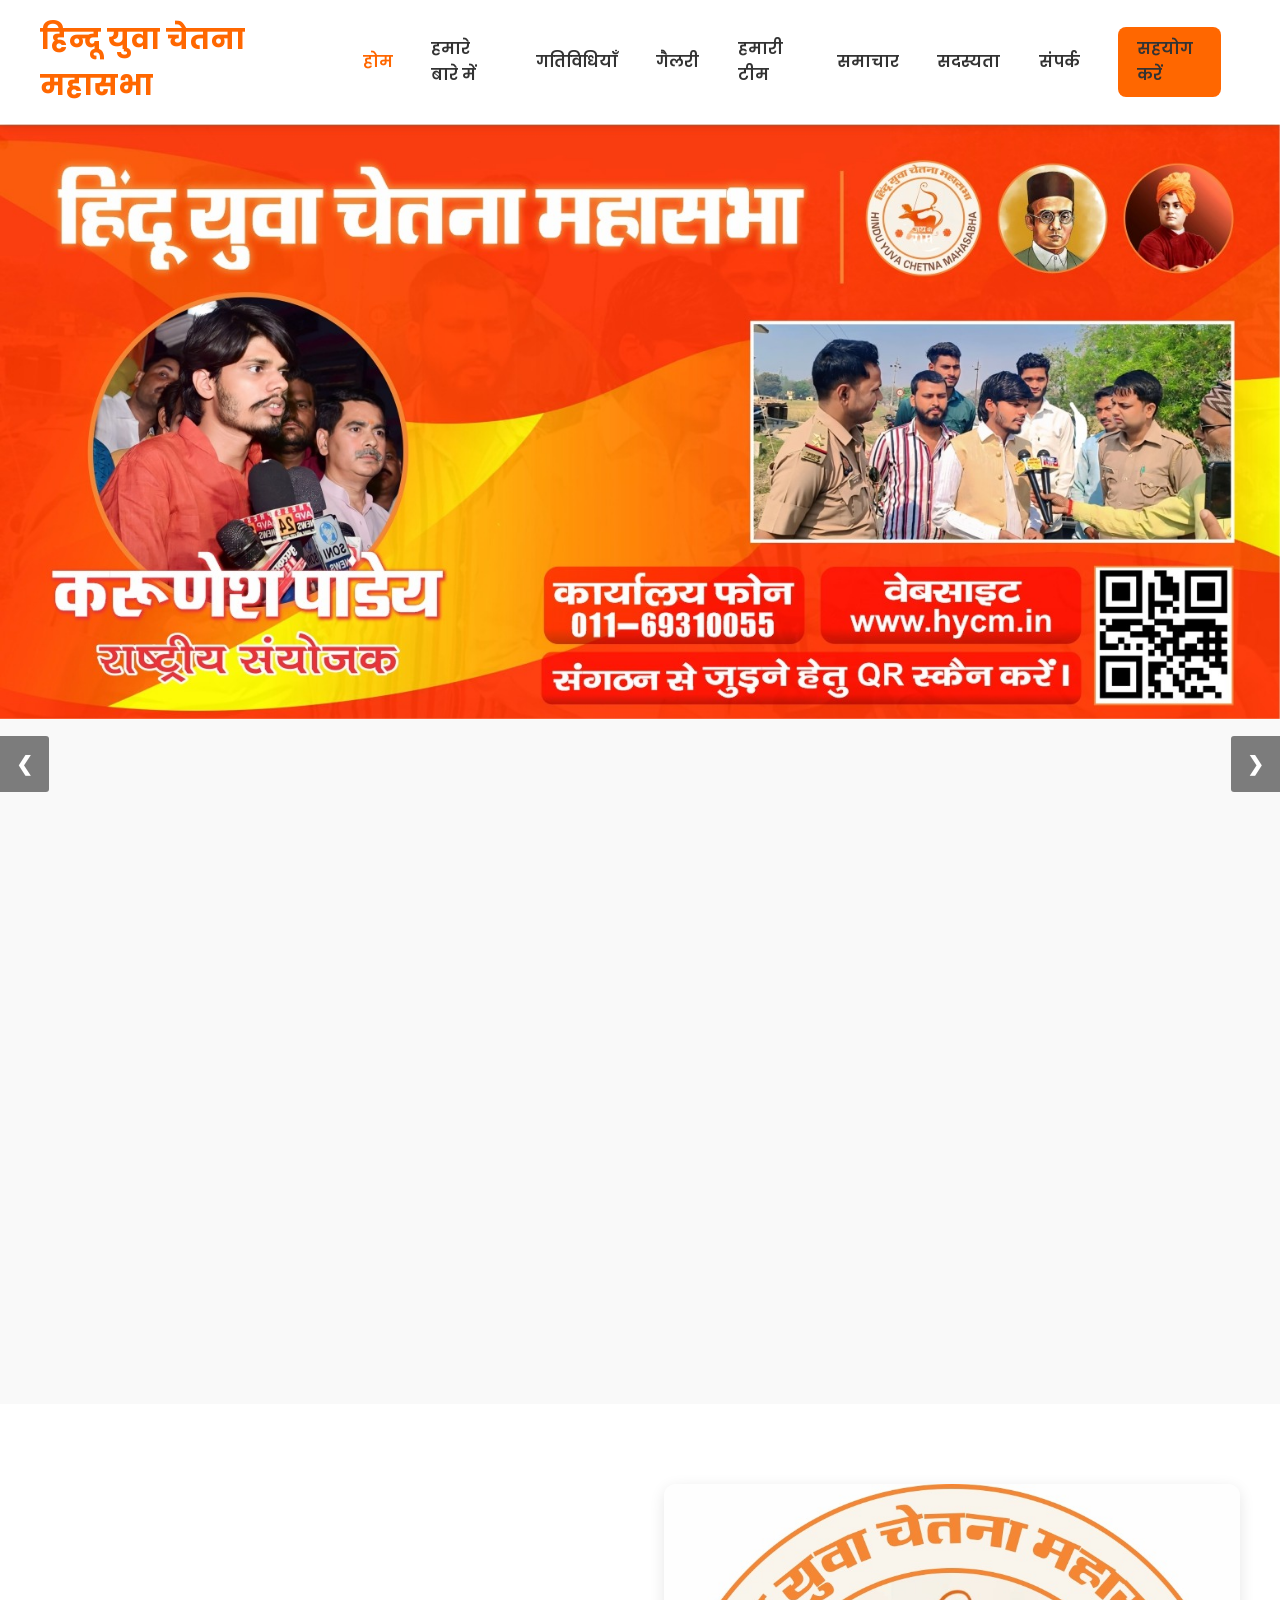
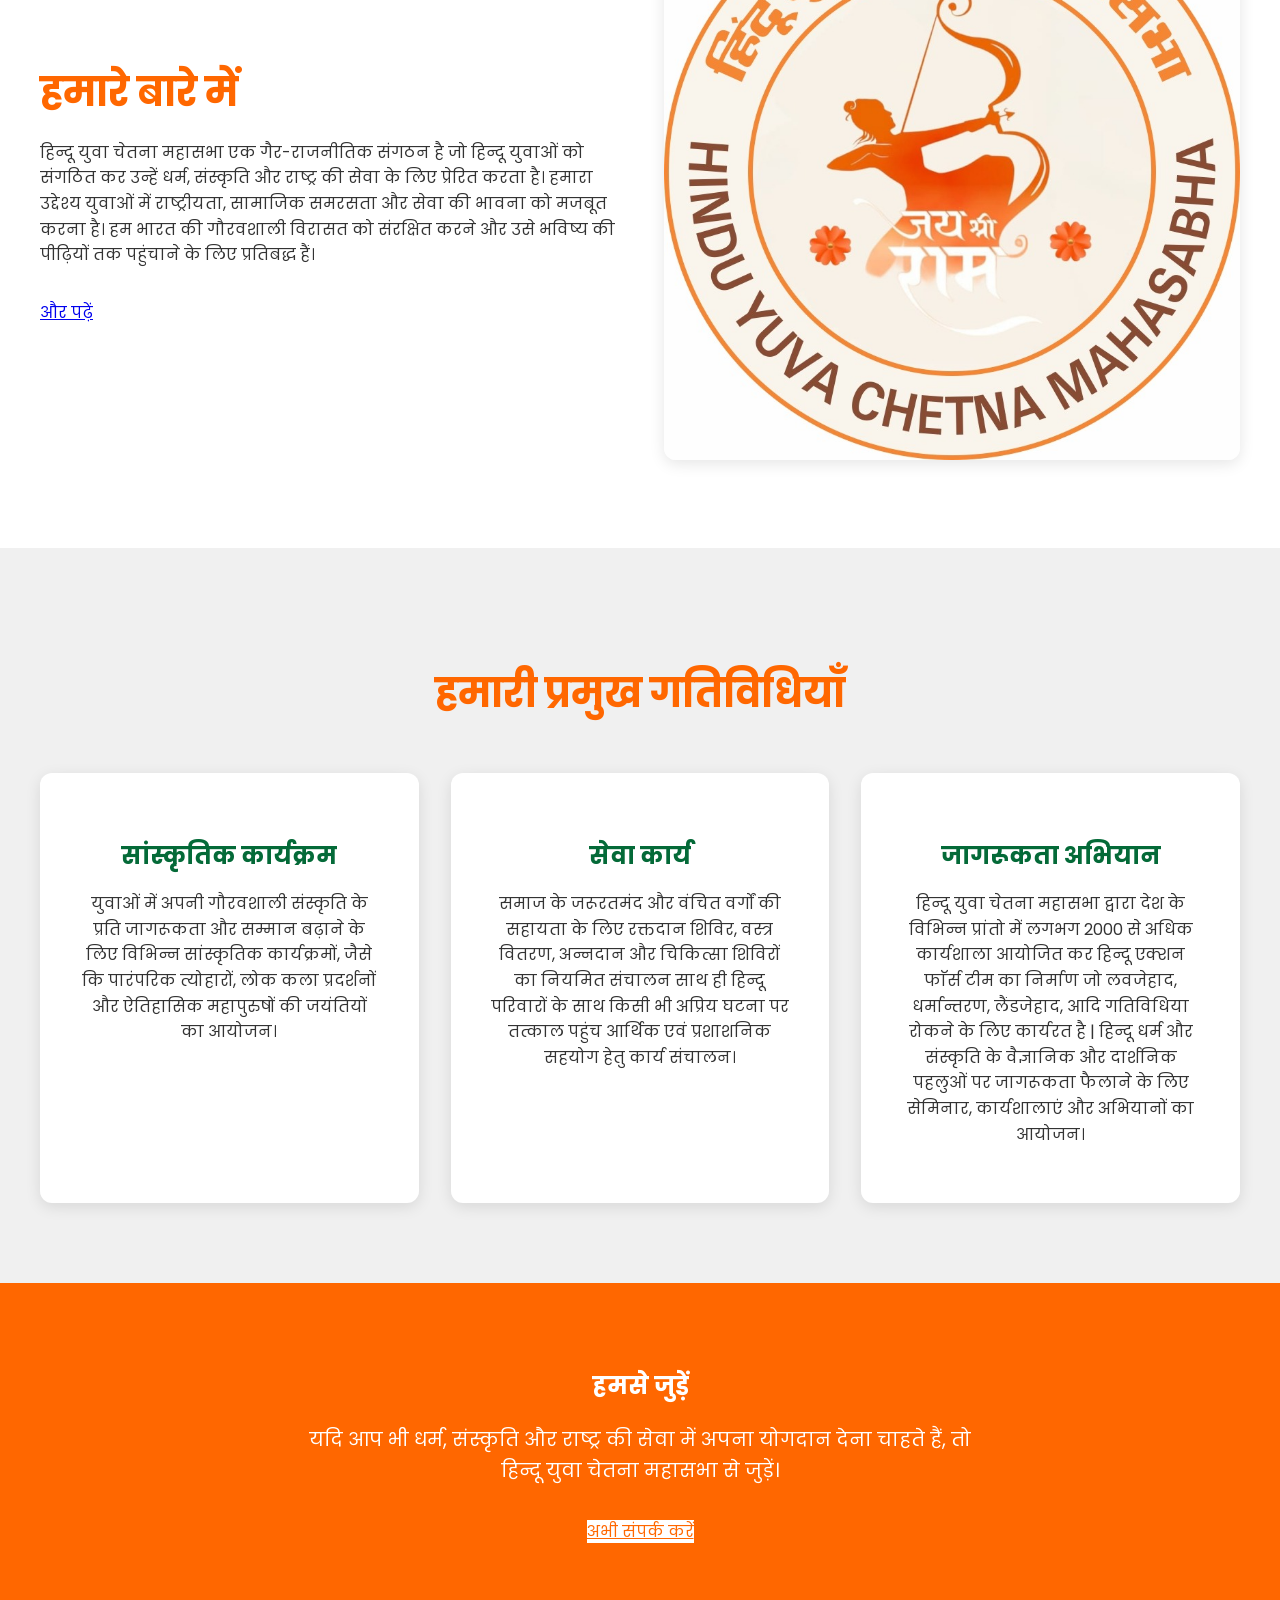
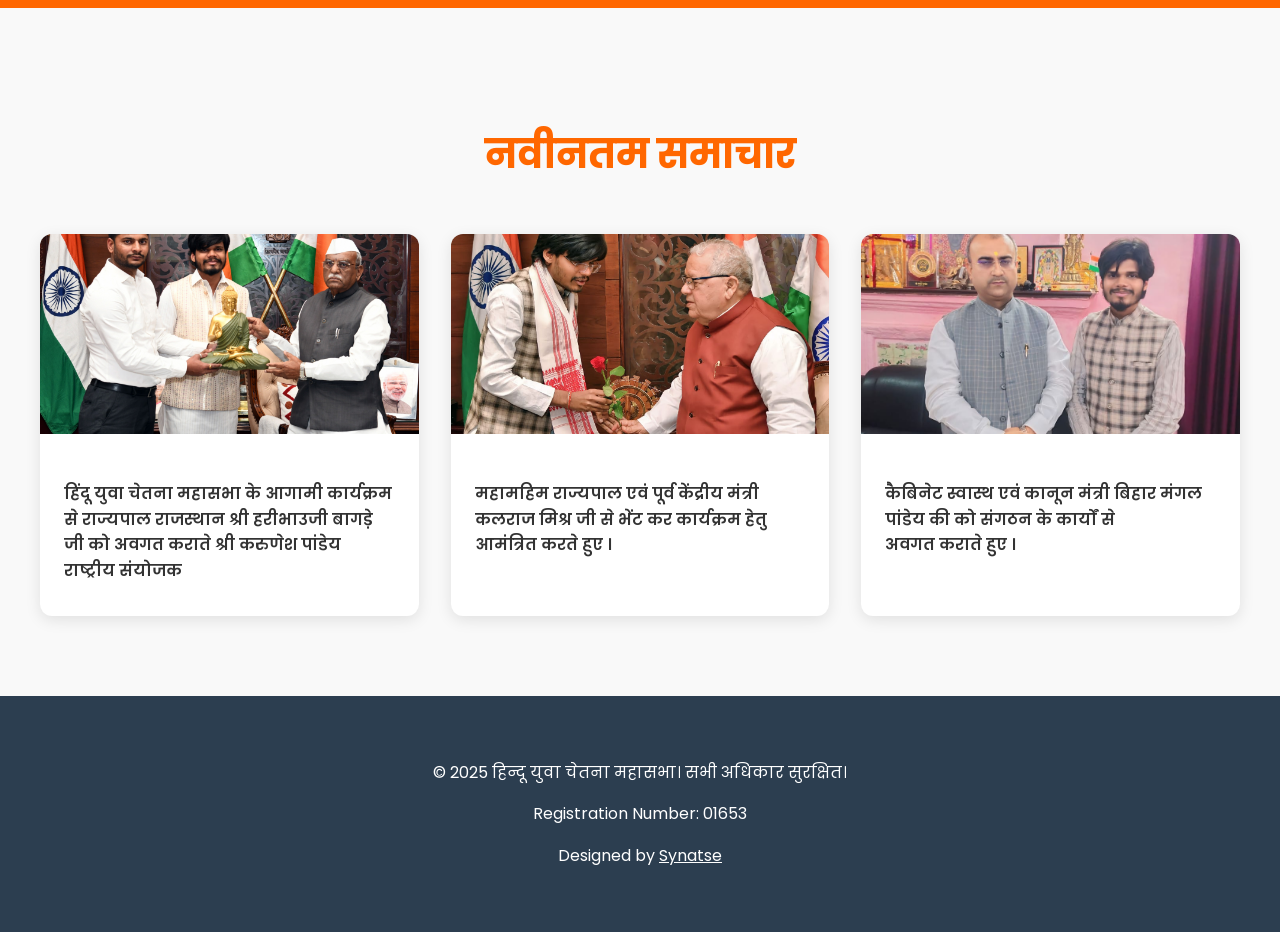
<file: index.html>
<!DOCTYPE html>
<html lang="hi">

<head>
    <meta charset="UTF-8">
    <meta name="viewport" content="width=device-width, initial-scale=1.0">
    <title>हिन्दू युवा चेतना महासभा | Hindu Yuva Chetna Mahasabha</title>
    <meta name="description"
        content="हिन्दू युवा चेतना महासभा - एक गैर-राजनीतिक संगठन जो हिन्दू युवाओं को धर्म, संस्कृति और राष्ट्र की सेवा के लिए प्रेरित करता है। Hindu Yuva Chetna Mahasabha - A non-political organization inspiring Hindu youth towards service of Dharma, Culture, and Nation.">
    <meta name="keywords"
        content="हिन्दू, युवा, चेतना, महासभा, धर्म, संस्कृति, राष्ट्र, संगठन, भारत, Hindu, Youth, Chetna, Mahasabha, Dharma, Culture, Nation, Organization, India">
    <link rel="alternate" hreflang="hi" href="https://synatse.rf.gd/index.html" />
    <link rel="alternate" hreflang="en" href="https://synatse.rf.gd/index.html" />

    <!-- Open Graph / Facebook -->
    <meta property="og:type" content="website">
    <meta property="og:url" content="https://synatse.rf.gd/">
    <meta property="og:title" content="हिन्दू युवा चेतना महासभा | Hindu Yuva Chetna Mahasabha">
    <meta property="og:description"
        content="हिन्दू धर्म, संस्कृति और राष्ट्र की सेवा, संरक्षण और प्रचार के लिए समर्पित एक गैर-राजनीतिक संगठन।">
    <meta property="og:image" content="https://synatse.rf.gd/image.png">

    <!-- Twitter -->
    <meta property="twitter:card" content="summary_large_image">
    <meta property="twitter:url" content="https://synatse.rf.gd/">
    <meta property="twitter:title" content="हिन्दू युवा चेतना महासभा | Hindu Yuva Chetna Mahasabha">
    <meta property="twitter:description"
        content="हिन्दू धर्म, संस्कृति और राष्ट्र की सेवा, संरक्षण और प्रचार के लिए समर्पित एक गैर-राजनीतिक संगठन।">
    <meta property="twitter:image" content="https://synatse.rf.gd/image.png">

    <link rel="stylesheet" href="styles.css">
</head>

<body>
    <header>
        <nav class="navbar">
            <div class="container">
                <div class="nav-brand">
                    <span class="org-name">हिन्दू युवा चेतना महासभा</span>
                </div>
                <div class="nav-menu">
                    <a href="index.html" class="active">होम</a>
                    <a href="about.html">हमारे बारे में</a>
                    <a href="activities.html">गतिविधियाँ</a>
                    <a href="gallery.html">गैलरी</a>
                    <a href="team.html">हमारी टीम</a>
                    <a href="news.html">समाचार</a>
                    <a href="membership.html">सदस्यता</a>
                    <a href="contact.html">संपर्क</a>
                    <a href="donate.html" class="donate-btn">सहयोग करें</a>
                </div>
                <div class="mobile-nav-extra">
                    <div id="google_translate_element"></div>
                    <a href="membership.html" class="mobile-membership-btn">सदस्यता लें</a>
                </div>
                <button class="mobile-menu-btn">☰</button>
            </div>
        </nav>
    </header>

    <main class="page-content">
        <section class="slider-container">
            <div class="slider">
                <div class="slide"><img src="bgimage.jpg" alt="Image 1"></div>
                <div class="slide"><img src="news11.jpg" alt="Image 2"></div>
                <div class="slide"><img src="bgimage2.jpg" alt="Image 3"></div>
                <div class="slide"><img src="photo3.jpg" alt="Image 4"></div>
            </div>
            <button class="prev-btn">&#10094;</button>
            <button class="next-btn">&#10095;</button>
        </section>

        <section class="about-preview">
            <div class="container">
                <div class="about-content">
                    <div class="about-text">
                        <h2>हमारे बारे में</h2>
                        <p>हिन्दू युवा चेतना महासभा एक गैर-राजनीतिक संगठन है जो हिन्दू युवाओं को संगठित कर उन्हें धर्म,
                            संस्कृति और राष्ट्र की सेवा के लिए प्रेरित करता है। हमारा उद्देश्य युवाओं में राष्ट्रीयता,
                            सामाजिक समरसता और सेवा की भावना को मजबूत करना है। हम भारत की गौरवशाली विरासत को संरक्षित
                            करने और उसे भविष्य की पीढ़ियों तक पहुंचाने के लिए प्रतिबद्ध हैं।</p>
                        <a href="about.html" class="read-more cta-btn"
                            style="display: inline-block; margin-top: 1rem;">और पढ़ें</a>
                    </div>
                    <div class="about-image">
                        <img src="logo.jpg" alt="हिन्दू युवा चेतना महासभा संगठन | Hindu Yuva Chetna Mahasabha Organization">
                    </div>
                </div>
            </div>
        </section>

        <section class="activities-preview">
            <div class="container">
                <h2>हमारी प्रमुख गतिविधियाँ</h2>
                <div class="activities-grid">
                    <div class="activity-card">
                        <h3>सांस्कृतिक कार्यक्रम</h3>
                        <p>युवाओं में अपनी गौरवशाली संस्कृति के प्रति जागरूकता और सम्मान बढ़ाने के लिए विभिन्न
                            सांस्कृतिक कार्यक्रमों, जैसे कि पारंपरिक त्योहारों, लोक कला प्रदर्शनों और ऐतिहासिक
                            महापुरुषों की जयंतियों का आयोजन।</p>
                    </div>
                    <div class="activity-card">
                        <h3>सेवा कार्य</h3>
                        <p>समाज के जरूरतमंद और वंचित वर्गों की सहायता के लिए रक्तदान शिविर, वस्त्र वितरण, अन्नदान और
                            चिकित्सा शिविरों का नियमित संचालन साथ ही हिन्दू परिवारों के साथ किसी भी अप्रिय घटना पर
                            तत्काल पहुंच आर्थिक एवं प्रशाशनिक सहयोग हेतु कार्य संचालन।</p>
                    </div>
                    <div class="activity-card">
                        <h3>जागरूकता अभियान</h3>
                        <p>हिन्दू युवा चेतना महासभा द्वारा देश के विभिन्न प्रांतो में लगभग 2000 से अधिक कार्यशाला आयोजित
                            कर हिन्दू एक्शन फाॅर्स टीम का निर्माण जो लवजेहाद, धर्मान्तरण, लैंडजेहाद, आदि गतिविधिया रोकने
                            के लिए कार्यरत है | हिन्दू धर्म और संस्कृति के वैज्ञानिक और दार्शनिक पहलुओं पर जागरूकता
                            फैलाने के लिए सेमिनार, कार्यशालाएं और अभियानों का आयोजन।</p>
                    </div>
                </div>
            </div>
        </section>

        <section class="join-us"
            style="background-color: var(--primary-color); color: var(--light-text-color); padding: 4rem 0; text-align: center;">
            <div class="container">
                <h2>हमसे जुड़ें</h2>
                <p style="font-size: 1.2rem; max-width: 700px; margin: 1rem auto 2rem;">यदि आप भी धर्म, संस्कृति और
                    राष्ट्र की सेवा में अपना योगदान देना चाहते हैं, तो हिन्दू युवा चेतना महासभा से जुड़ें।</p>
                <a href="contact.html" class="cta-btn"
                    style="background-color: var(--light-text-color); color: var(--primary-color);">अभी संपर्क करें</a>
            </div>
        </section>

        <section class="news-preview">
            <div class="container">
                <h2>नवीनतम समाचार</h2>
                <div class="news-grid">
                    <div class="news-card">
                        <img src="news1.jpg" alt="रक्तदान शिविर | Blood Donation Camp">
                        <div class="news-content">
                            <p>हिंदू युवा चेतना महासभा के आगामी कार्यक्रम से राज्यपाल राजस्थान श्री हरीभाउजी बागड़े जी
                                को अवगत कराते श्री करुणेश पांडेय
                                राष्ट्रीय संयोजक</p>

                        </div>
                    </div>
                    <div class="news-card">
                        <img src="news2.jpg" alt="पाठ्य सामग्री वितरण | Study Material Distribution">
                        <div class="news-content">
                            <p>महामहिम राज्यपाल एवं पूर्व केंद्रीय मंत्री कलराज मिश्र जी से भेंट कर कार्यक्रम हेतु
                                आमंत्रित करते हुए ।</p>

                        </div>
                    </div>
                    <div class="news-card">
                        <img src="news3.jpg" alt="स्वच्छता अभियान | Cleanliness Drive">
                        <div class="news-content">
                            <p>कैबिनेट स्वास्थ एवं कानून मंत्री बिहार मंगल पांडेय की को संगठन के कार्यों से
                                अवगत कराते हुए ।</p>

                        </div>
                    </div>
                </div>
            </div>
        </section>
    </main>

    <footer>
        <div class="container">
            <p>&copy; 2025 हिन्दू युवा चेतना महासभा। सभी अधिकार सुरक्षित।</p>
            <p>Registration Number: 01653</p>
            <p>Designed by <a href="http://synatse.rf.gd" target="_blank" rel="noopener noreferrer"
                    style="color: var(--light-text-color);">Synatse</a></p>
        </div>
    </footer>

    <script type="text/javascript">
        function googleTranslateElementInit() {
      new google.translate.TranslateElement({pageLanguage: 'hi', includedLanguages: 'en', layout: google.translate.TranslateElement.InlineLayout.SIMPLE}, 'google_translate_element');
    }
    </script>
    <script type="text/javascript" src="//translate.google.com/translate_a/element.js?cb=googleTranslateElementInit">
    </script>
    <script src="script.js"></script>
</body>

</html>
</file>
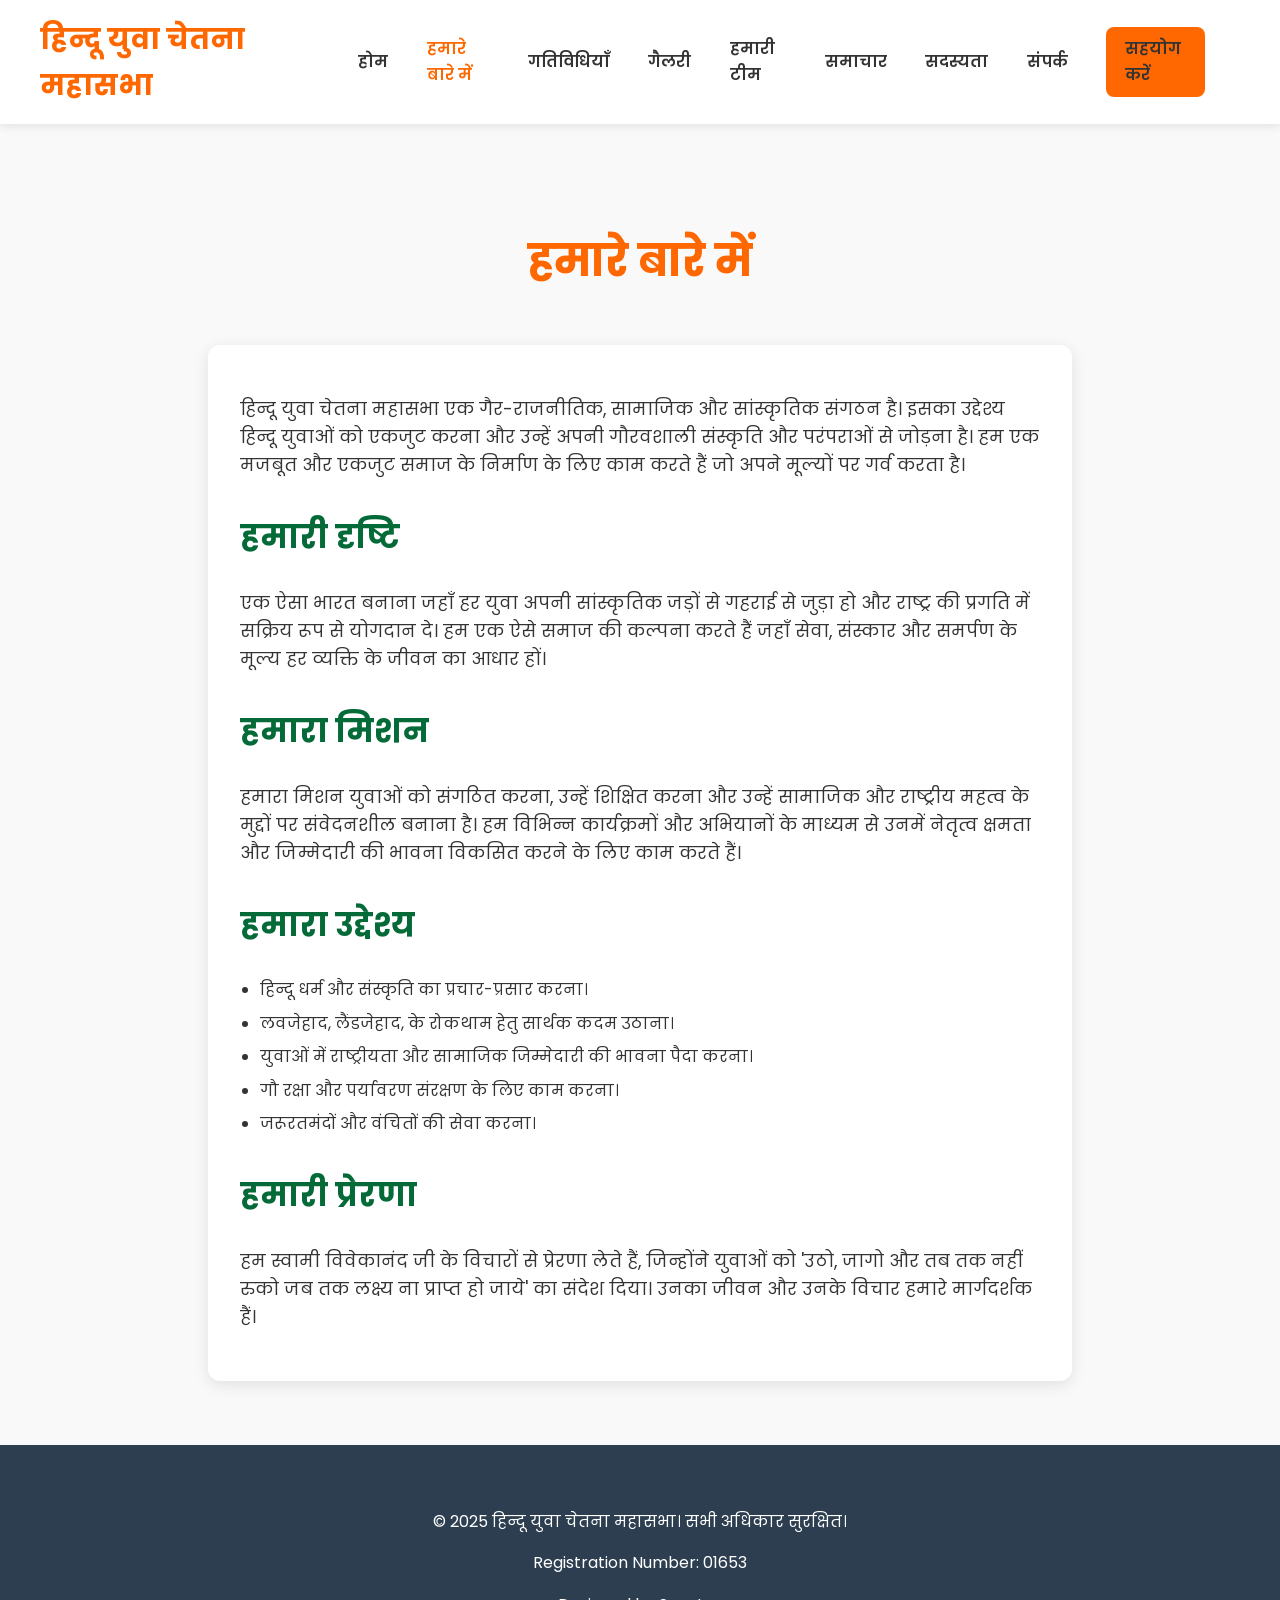
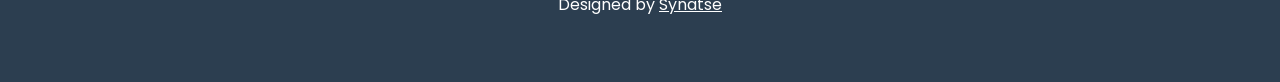
<file: about.html>
<!DOCTYPE html>
<html lang="hi">
<head>
  <meta charset="UTF-8">
  <meta name="viewport" content="width=device-width, initial-scale=1.0">
  <title>हमारे बारे में - हिन्दू युवा चेतना महासभा | About Us - Hindu Yuva Chetna Mahasabha</title>
  <meta name="description" content="हिन्दू युवा चेतना महासभा के मिशन, दृष्टि और मूल्यों के बारे में जानें। Learn about the mission, vision, and values of Hindu Yuva Chetna Mahasabha.">
  <meta name="keywords" content="हमारे बारे में, मिशन, दृष्टि, हिन्दू, युवा, चेतना, महासभा, संगठन, About Us, Mission, Vision, Hindu, Youth, Chetna, Mahasabha, Organization">
  <link rel="alternate" hreflang="hi" href="https://synatse.rf.gd/about.html" />
  <link rel="alternate" hreflang="en" href="https://synatse.rf.gd/about.html" />

  <!-- Open Graph / Facebook -->
  <meta property="og:type" content="website">
  <meta property="og:url" content="https://synatse.rf.gd/about.html">
  <meta property="og:title" content="हमारे बारे में - हिन्दू युवा चेतना महासभा | About Us - Hindu Yuva Chetna Mahasabha">
  <meta property="og:description" content="हिन्दू युवा चेतना महासभा के मिशन, दृष्टि और मूल्यों के बारे में जानें।">
  <meta property="og:image" content="https://synatse.rf.gd/about.jpg">

  <!-- Twitter -->
  <meta property="twitter:card" content="summary_large_image">
  <meta property="twitter:url" content="https://synatse.rf.gd/about.html">
  <meta property="twitter:title" content="हमारे बारे में - हिन्दू युवा चेतना महासभा | About Us - Hindu Yuva Chetna Mahasabha">
  <meta property="twitter:description" content="हिन्दू युवा चेतना महासभा के मिशन, दृष्टि और मूल्यों के बारे में जानें।">
  <meta property="twitter:image" content="https://synatse.rf.gd/about.jpg">

  <link rel="stylesheet" href="styles.css">
</head>
<body>
  <header>
    <nav class="navbar">
      <div class="container">
        <div class="nav-brand">
          <span class="org-name">हिन्दू युवा चेतना महासभा</span>
        </div>
        <div class="nav-menu">
          <a href="index.html">होम</a>
          <a href="about.html" class="active">हमारे बारे में</a>
          <a href="activities.html">गतिविधियाँ</a>
          <a href="gallery.html">गैलरी</a>
          <a href="team.html">हमारी टीम</a>
          <a href="news.html">समाचार</a>
          <a href="membership.html">सदस्यता</a>
          <a href="contact.html">संपर्क</a>
          <a href="donate.html" class="donate-btn">सहयोग करें</a>
        </div>
        <div id="google_translate_element"></div>
        <button class="mobile-menu-btn">☰</button>
      </div>
    </nav>
  </header>

  <main class="page-content">
    <section class="about-full" style="padding: 4rem 0;">
      <div class="container">
        <div class="page-header" style="text-align: center; margin-bottom: 3rem;">
          <h1 style="font-size: 2.8rem; color: var(--primary-color);">हमारे बारे में</h1>
        </div>
        <div class="about-full-content" style="max-width: 800px; margin: 0 auto; background: #fff; padding: 2rem; border-radius: var(--border-radius); box-shadow: var(--shadow);">
          <p style="font-size: 1.1rem;">हिन्दू युवा चेतना महासभा एक गैर-राजनीतिक, सामाजिक और सांस्कृतिक संगठन है। इसका उद्देश्य हिन्दू युवाओं को एकजुट करना और उन्हें अपनी गौरवशाली संस्कृति और परंपराओं से जोड़ना है। हम एक मजबूत और एकजुट समाज के निर्माण के लिए काम करते हैं जो अपने मूल्यों पर गर्व करता है।</p>
          
          <h2 style="font-size: 2rem; color: var(--secondary-color); margin-top: 2rem;">हमारी दृष्टि</h2>
          <p style="font-size: 1.1rem;">एक ऐसा भारत बनाना जहाँ हर युवा अपनी सांस्कृतिक जड़ों से गहराई से जुड़ा हो और राष्ट्र की प्रगति में सक्रिय रूप से योगदान दे। हम एक ऐसे समाज की कल्पना करते हैं जहाँ सेवा, संस्कार और समर्पण के मूल्य हर व्यक्ति के जीवन का आधार हों।</p>

          <h2 style="font-size: 2rem; color: var(--secondary-color); margin-top: 2rem;">हमारा मिशन</h2>
          <p style="font-size: 1.1rem;">हमारा मिशन युवाओं को संगठित करना, उन्हें शिक्षित करना और उन्हें सामाजिक और राष्ट्रीय महत्व के मुद्दों पर संवेदनशील बनाना है। हम विभिन्न कार्यक्रमों और अभियानों के माध्यम से उनमें नेतृत्व क्षमता और जिम्मेदारी की भावना विकसित करने के लिए काम करते हैं।</p>

          <h2 style="font-size: 2rem; color: var(--secondary-color); margin-top: 2rem;">हमारा उद्देश्य</h2>
          <ul style="list-style-type: disc; padding-left: 20px;">
            <li style="margin-bottom: 0.5rem;">हिन्दू धर्म और संस्कृति का प्रचार-प्रसार करना।</li>
            <li style="margin-bottom: 0.5rem;">लवजेहाद, लैंडजेहाद, के रोकथाम हेतु सार्थक कदम उठाना। </li>
            <li style="margin-bottom: 0.5rem;">युवाओं में राष्ट्रीयता और सामाजिक जिम्मेदारी की भावना पैदा करना।</li>
            <li style="margin-bottom: 0.5rem;">गौ रक्षा और पर्यावरण संरक्षण के लिए काम करना।</li>
            <li style="margin-bottom: 0.5rem;">जरूरतमंदों और वंचितों की सेवा करना।</li>
          </ul>
          <h2 style="font-size: 2rem; color: var(--secondary-color); margin-top: 2rem;">हमारी प्रेरणा</h2>
          <p style="font-size: 1.1rem;">हम स्वामी विवेकानंद जी के विचारों से प्रेरणा लेते हैं, जिन्होंने युवाओं को 'उठो, जागो और तब तक नहीं रुको जब तक लक्ष्य ना प्राप्त हो जाये' का संदेश दिया। उनका जीवन और उनके विचार हमारे मार्गदर्शक हैं।</p>
        </div>
      </div>
    </section>
  </main>

  <footer>
    <div class="container">
      <div class="footer-social">
          <a href="https://www.facebook.com/hycmofficial"><i class="fab fa-facebook-f"></i></a>
          <a href="https://twitter.com/hycmofficial"><i class="fab fa-twitter"></i></a>
          <a href="https://www.instagram.com/hycmofficial"><i class="fab fa-instagram"></i></a>
          <a href="https://www.youtube.com/@HinduYuvaChetnaMahasabha"><i class="fab fa-youtube"></i></a>
      </div>
      <p>&copy; 2025 हिन्दू युवा चेतना महासभा। सभी अधिकार सुरक्षित।</p>
      <p>Registration Number: 01653</p>
      <p>Designed by <a href="http://synatse.rf.gd" target="_blank" rel="noopener noreferrer" style="color: var(--light-text-color);">Synatse</a></p>
    </div>
  </footer>

  <script type="text/javascript">
    function googleTranslateElementInit() {
      new google.translate.TranslateElement({pageLanguage: 'hi', includedLanguages: 'en', layout: google.translate.TranslateElement.InlineLayout.SIMPLE}, 'google_translate_element');
    }
  </script>
  <script type="text/javascript" src="//translate.google.com/translate_a/element.js?cb=googleTranslateElementInit"></script>
  <script src="script.js"></script>
</body>
</html>
</file>
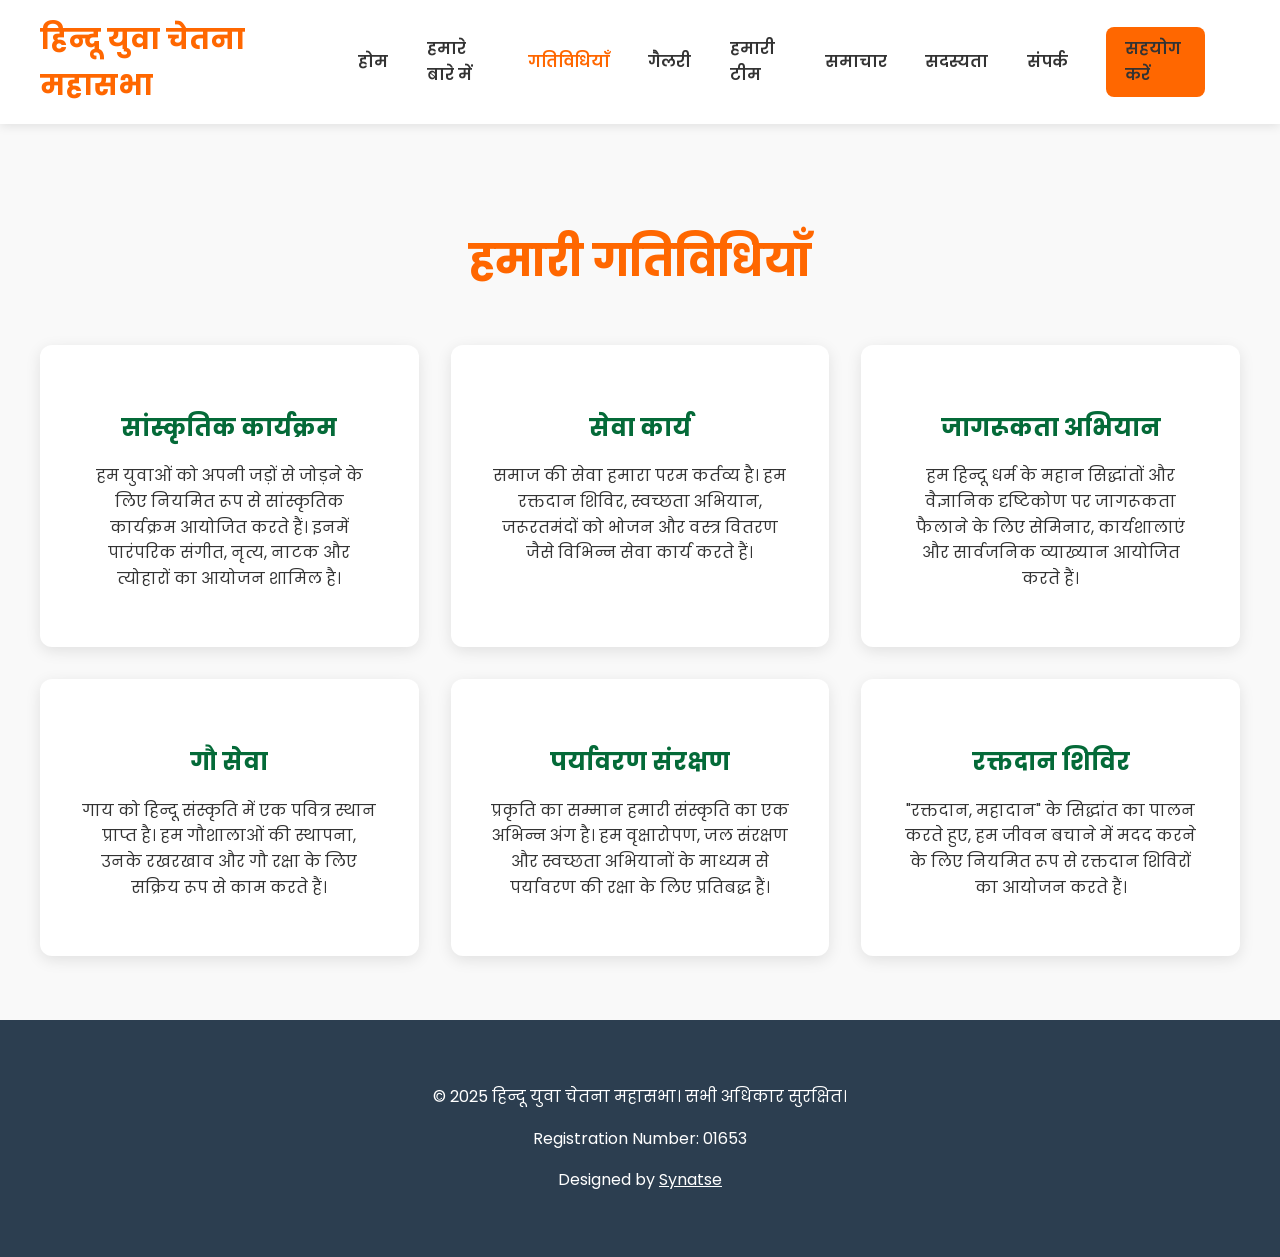
<file: activities.html>
<!DOCTYPE html>
<html lang="hi">
<head>
  <meta charset="UTF-8">
  <meta name="viewport" content="width=device-width, initial-scale=1.0">
  <title>गतिविधियाँ - हिन्दू युवा चेतना महासभा | Activities - Hindu Yuva Chetna Mahasabha</title>
  <meta name="description" content="हिन्दू युवा चेतना महासभा द्वारा आयोजित विभिन्न गतिविधियों जैसे सांस्कृतिक कार्यक्रम, सेवा कार्य, और जागरूकता अभियानों के बारे में जानें। Learn about the various activities organized by Hindu Yuva Chetna Mahasabha like cultural programs, social service, and awareness campaigns.">
  <meta name="keywords" content="गतिविधियाँ, कार्यक्रम, सेवा, अभियान, हिन्दू, युवा, चेतना, महासभा, Activities, Programs, Service, Campaigns, Hindu, Youth, Chetna, Mahasabha">
  <link rel="alternate" hreflang="hi" href="https://synatse.rf.gd/activities.html" />
  <link rel="alternate" hreflang="en" href="https://synatse.rf.gd/activities.html" />

  <!-- Open Graph / Facebook -->
  <meta property="og:type" content="website">
  <meta property="og:url" content="https://synatse.rf.gd/activities.html">
  <meta property="og:title" content="गतिविधियाँ - हिन्दू युवा चेतना महासभा | Activities - Hindu Yuva Chetna Mahasabha">
  <meta property="og:description" content="हिन्दू युवा चेतना महासभा द्वारा आयोजित विभिन्न गतिविधियों के बारे में जानें।">
  <meta property="og:image" content="https://synatse.rf.gd/image.png">

  <!-- Twitter -->
  <meta property="twitter:card" content="summary_large_image">
  <meta property="twitter:url" content="https://synatse.rf.gd/activities.html">
  <meta property="twitter:title" content="गतिविधियाँ - हिन्दू युवा चेतना महासभा | Activities - Hindu Yuva Chetna Mahasabha">
  <meta property="twitter:description" content="हिन्दू युवा चेतना महासभा द्वारा आयोजित विभिन्न गतिविधियों के बारे में जानें।">
  <meta property="twitter:image" content="https://synatse.rf.gd/image.png">

  <link rel="stylesheet" href="styles.css">
  <link rel="stylesheet" href="https://cdnjs.cloudflare.com/ajax/libs/font-awesome/6.0.0-beta3/css/all.min.css">
</head>
<body>
  <header>
    <nav class="navbar">
      <div class="container">
        <div class="nav-brand">
          <span class="org-name">हिन्दू युवा चेतना महासभा</span>
        </div>
        <div class="nav-menu">
          <a href="index.html">होम</a>
          <a href="about.html">हमारे बारे में</a>
          <a href="activities.html" class="active">गतिविधियाँ</a>
          <a href="gallery.html">गैलरी</a>
          <a href="team.html">हमारी टीम</a>
          <a href="news.html">समाचार</a>
          <a href="membership.html">सदस्यता</a>
          <a href="contact.html">संपर्क</a>
          <a href="donate.html" class="donate-btn">सहयोग करें</a>
        </div>
        <div id="google_translate_element"></div>
        <button class="mobile-menu-btn">☰</button>
      </div>
    </nav>
  </header>

  <main class="page-content">
    <section class="activities-section" style="padding: 4rem 0;">
      <div class="container">
        <div class="page-header" style="text-align: center; margin-bottom: 3rem;">
          <h1 style="font-size: 2.8rem; color: var(--primary-color);">हमारी गतिविधियाँ</h1>
        </div>
        <div class="activities-grid">
          <div class="activity-card">
            <h3>सांस्कृतिक कार्यक्रम</h3>
            <p>हम युवाओं को अपनी जड़ों से जोड़ने के लिए नियमित रूप से सांस्कृतिक कार्यक्रम आयोजित करते हैं। इनमें पारंपरिक संगीत, नृत्य, नाटक और त्योहारों का आयोजन शामिल है।</p>
          </div>
          <div class="activity-card">
            <h3>सेवा कार्य</h3>
            <p>समाज की सेवा हमारा परम कर्तव्य है। हम रक्तदान शिविर, स्वच्छता अभियान, जरूरतमंदों को भोजन और वस्त्र वितरण जैसे विभिन्न सेवा कार्य करते हैं।</p>
          </div>
          <div class="activity-card">
            <h3>जागरूकता अभियान</h3>
            <p>हम हिन्दू धर्म के महान सिद्धांतों और वैज्ञानिक दृष्टिकोण पर जागरूकता फैलाने के लिए सेमिनार, कार्यशालाएं और सार्वजनिक व्याख्यान आयोजित करते हैं।</p>
          </div>
          <div class="activity-card">
            <h3>गौ सेवा</h3>
            <p>गाय को हिन्दू संस्कृति में एक पवित्र स्थान प्राप्त है। हम गौशालाओं की स्थापना, उनके रखरखाव और गौ रक्षा के लिए सक्रिय रूप से काम करते हैं।</p>
          </div>
          <div class="activity-card">
            <h3>पर्यावरण संरक्षण</h3>
            <p>प्रकृति का सम्मान हमारी संस्कृति का एक अभिन्न अंग है। हम वृक्षारोपण, जल संरक्षण और स्वच्छता अभियानों के माध्यम से पर्यावरण की रक्षा के लिए प्रतिबद्ध हैं।</p>
          </div>
          <div class="activity-card">
            <h3>रक्तदान शिविर</h3>
            <p>"रक्तदान, महादान" के सिद्धांत का पालन करते हुए, हम जीवन बचाने में मदद करने के लिए नियमित रूप से रक्तदान शिविरों का आयोजन करते हैं।</p>
          </div>
        </div>
      </div>
    </section>
  </main>

   

  <footer>
    <div class="container">
      <p>&copy; 2025 हिन्दू युवा चेतना महासभा। सभी अधिकार सुरक्षित।</p>
      <p>Registration Number: 01653</p>
      <p>Designed by <a href="http://synatse.rf.gd" target="_blank" rel="noopener noreferrer" style="color: var(--light-text-color);">Synatse</a></p>
    </div>
  </footer>

  <script type="text/javascript">
    function googleTranslateElementInit() {
      new google.translate.TranslateElement({pageLanguage: 'hi', includedLanguages: 'en', layout: google.translate.TranslateElement.InlineLayout.SIMPLE}, 'google_translate_element');
    }
  </script>
  <script type="text/javascript" src="//translate.google.com/translate_a/element.js?cb=googleTranslateElementInit"></script>
  <script src="script.js"></script>
</body>
</html>
</file>
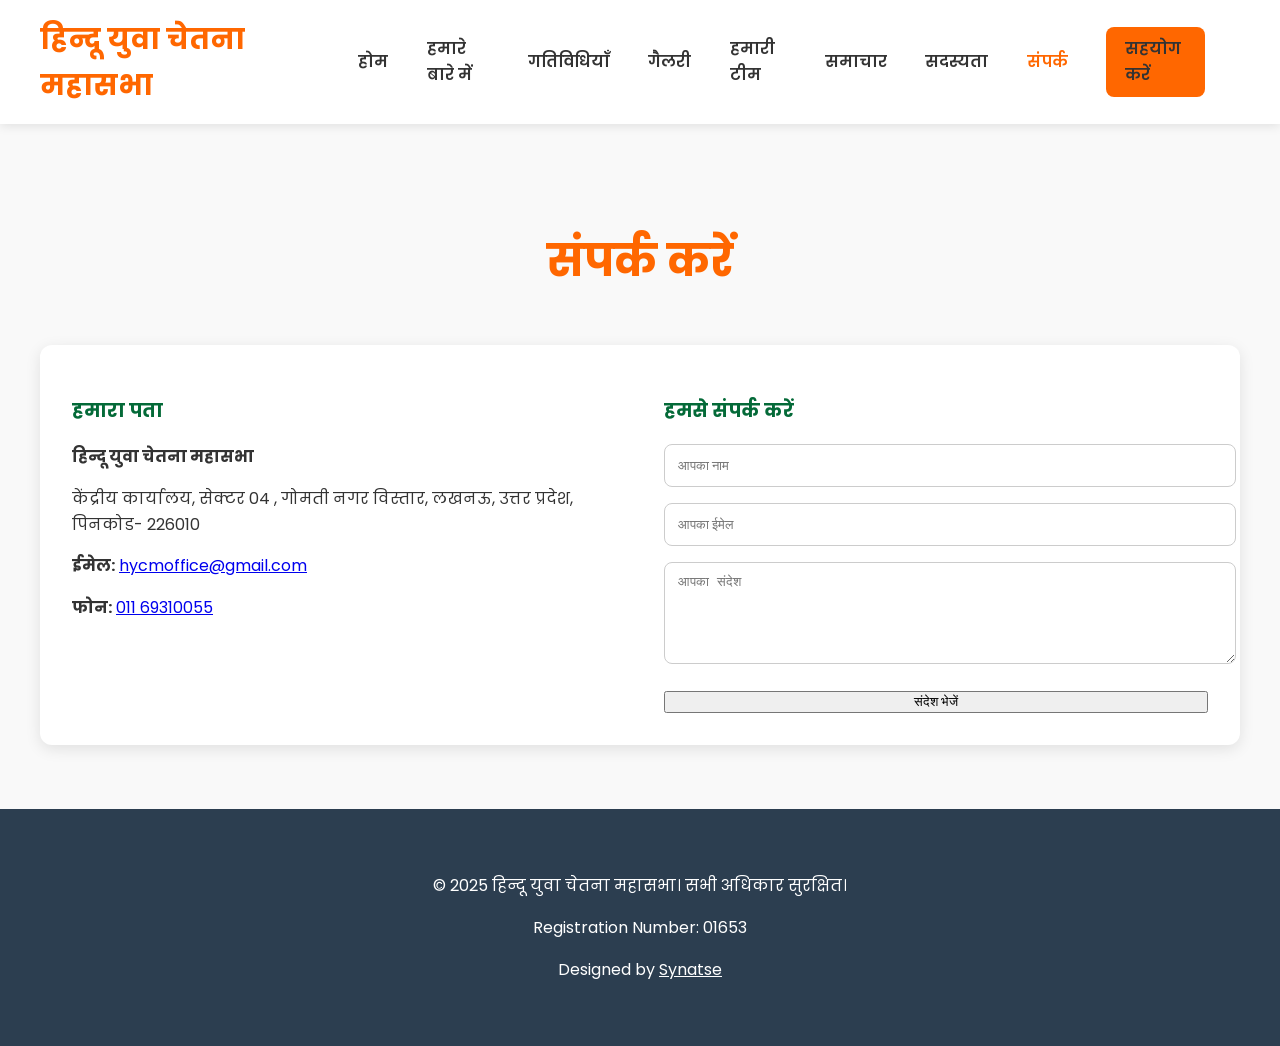
<file: contact.html>
<!DOCTYPE html>
<html lang="hi">
<head>
  <meta charset="UTF-8">
  <meta name="viewport" content="width=device-width, initial-scale=1.0">
  <title>संपर्क करें - हिन्दू युवा चेतना महासभा | Contact Us - Hindu Yuva Chetna Mahasabha</title>
  <meta name="description" content="हिन्दू युवा चेतना महासभा से संपर्क करें। प्रश्न पूछें, प्रतिक्रिया दें, या हमारे साथ जुड़ें। Contact Hindu Yuva Chetna Mahasabha. Ask questions, give feedback, or join us.">
  <meta name="keywords" content="संपर्क, पता, ईमेल, फोन, हिन्दू, युवा, चेतना, महासभा, Contact, Address, Email, Phone, Hindu, Youth, Chetna, Mahasabha">
  <link rel="alternate" hreflang="hi" href="https://synatse.rf.gd/contact.html" />
  <link rel="alternate" hreflang="en" href="https://synatse.rf.gd/contact.html" />

  <!-- Open Graph / Facebook -->
  <meta property="og:type" content="website">
  <meta property="og:url" content="https://synatse.rf.gd/contact.html">
  <meta property="og:title" content="संपर्क करें - हिन्दू युवा चेतना महासभा | Contact Us - Hindu Yuva Chetna Mahasabha">
  <meta property="og:description" content="हिन्दू युवा चेतना महासभा से संपर्क करें।">
  <meta property="og:image" content="https://synatse.rf.gd/image.png">

  <!-- Twitter -->
  <meta property="twitter:card" content="summary_large_image">
  <meta property="twitter:url" content="https://synatse.rf.gd/contact.html">
  <meta property="twitter:title" content="संपर्क करें - हिन्दू युवा चेतना महासभा | Contact Us - Hindu Yuva Chetna Mahasabha">
  <meta property="twitter:description" content="हिन्दू युवा चेतना महासभा से संपर्क करें।">
  <meta property="twitter:image" content="https://synatse.rf.gd/image.png">

  <link rel="stylesheet" href="styles.css">
  <style>
    .contact-section {
        padding: 4rem 0;
    }
    .contact-content {
        display: flex;
        gap: 3rem;
        background: #fff;
        padding: 2rem;
        border-radius: var(--border-radius);
        box-shadow: var(--shadow);
    }
    .contact-info, .contact-form {
        flex: 1;
    }
    .contact-form form input, .contact-form form textarea {
        width: 100%;
        padding: 0.8rem;
        margin-bottom: 1rem;
        border: 1px solid #ccc;
        border-radius: 8px;
    }
    .contact-form form button {
        width: 100%;
    }
    @media (max-width: 768px) {
        .contact-content {
            flex-direction: column;
        }
    }
  </style>
</head>
<body>
  <header>
    <nav class="navbar">
      <div class="container">
        <div class="nav-brand">
          <span class="org-name">हिन्दू युवा चेतना महासभा</span>
        </div>
        <div class="nav-menu">
          <a href="index.html">होम</a>
          <a href="about.html">हमारे बारे में</a>
          <a href="activities.html">गतिविधियाँ</a>
          <a href="gallery.html">गैलरी</a>
          <a href="team.html">हमारी टीम</a>
          <a href="news.html">समाचार</a>
          <a href="membership.html">सदस्यता</a>
          <a href="contact.html" class="active">संपर्क</a>
          <a href="donate.html" class="donate-btn">सहयोग करें</a>
        </div>
        <div id="google_translate_element"></div>
        <button class="mobile-menu-btn">☰</button>
      </div>
    </nav>
  </header>

  <main class="page-content">
    <section class="contact-section">
      <div class="container">
        <div class="page-header" style="text-align: center; margin-bottom: 3rem;">
          <h1 style="font-size: 2.8rem; color: var(--primary-color);">संपर्क करें</h1>
        </div>
        <div class="contact-content">
          <div class="contact-info">
            <h3 style="color: var(--secondary-color);">हमारा पता</h3>
            <p><strong>हिन्दू युवा चेतना महासभा</strong></p>
            <p>केंद्रीय कार्यालय, सेक्टर 04 , गोमती नगर विस्तार, लखनऊ, उत्तर प्रदेश, पिनकोड- 226010</p>
            <p><strong>ईमेल:</strong> <a href="mailto:hycmoffice@gmail.com">hycmoffice@gmail.com</a></p>
            <p><strong>फोन:</strong> <a href="tel:011 69310055">011 69310055</a></p>
          </div>
          <div class="contact-form">
            <h3 style="color: var(--secondary-color);">हमसे संपर्क करें</h3>
            <form action="#" method="POST">
              <input type="text" name="name" placeholder="आपका नाम" required>
              <input type="email" name="email" placeholder="आपका ईमेल" required>
              <textarea name="message" placeholder="आपका संदेश" rows="5" required></textarea>
              <button type="submit" class="cta-btn">संदेश भेजें</button>
            </form>
          </div>
        </div>
      </div>
    </section>
  </main>

  <footer>
    <div class="container">
      <p>&copy; 2025 हिन्दू युवा चेतना महासभा। सभी अधिकार सुरक्षित।</p>
      <p>Registration Number: 01653</p>
      <p>Designed by <a href="http://synatse.rf.gd" target="_blank" rel="noopener noreferrer" style="color: var(--light-text-color);">Synatse</a></p>
    </div>
  </footer>

  <script type="text/javascript">
    function googleTranslateElementInit() {
      new google.translate.TranslateElement({pageLanguage: 'hi', includedLanguages: 'en', layout: google.translate.TranslateElement.InlineLayout.SIMPLE}, 'google_translate_element');
    }
  </script>
  <script type="text/javascript" src="//translate.google.com/translate_a/element.js?cb=googleTranslateElementInit"></script>
  <script src="script.js"></script>
</body>
</html>
</file>
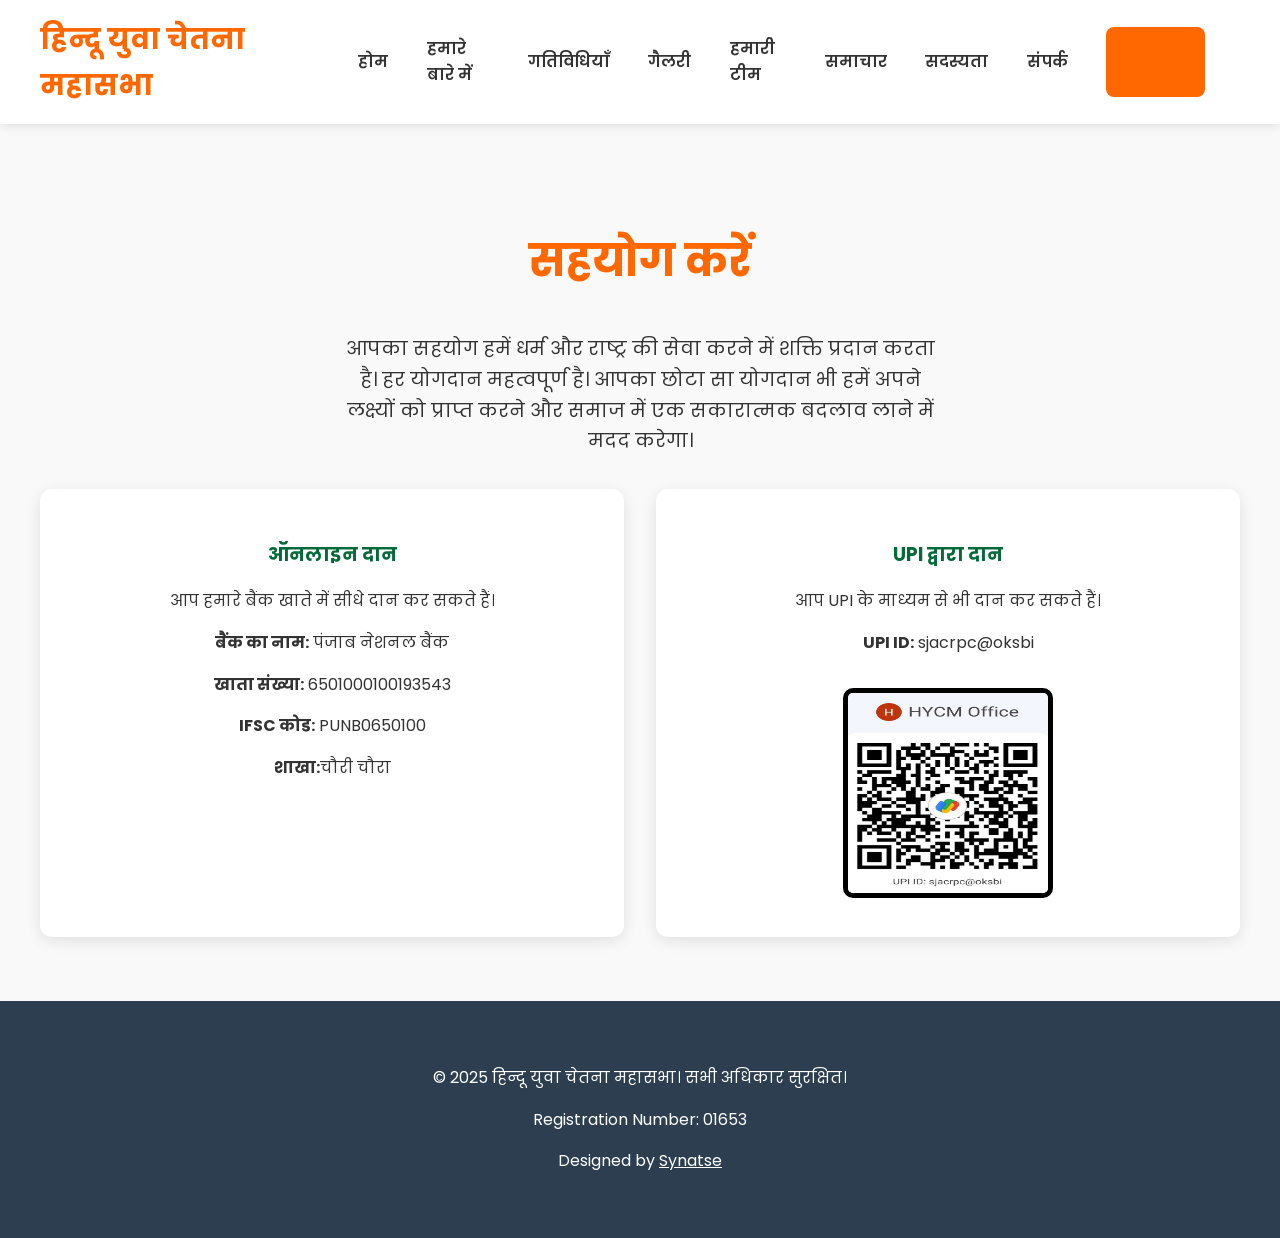
<file: donate.html>
<!DOCTYPE html>
<html lang="hi">
<head>
  <meta charset="UTF-8">
  <meta name="viewport" content="width=device-width, initial-scale=1.0">
  <title>सहयोग करें - हिन्दू युवा चेतना महासभा | Donate - Hindu Yuva Chetna Mahasabha</title>
  <meta name="description" content="हिन्दू युवा चेतना महासभा को सहयोग करें और धर्म, संस्कृति और राष्ट्र की सेवा में अपना योगदान दें। Support Hindu Yuva Chetna Mahasabha and contribute to the service of Dharma, Culture, and Nation.">
  <meta name="keywords" content="सहयोग, दान, हिन्दू, युवा, चेतना, महासभा, धर्म, राष्ट्र, Donate, Support, Hindu, Youth, Chetna, Mahasabha, Dharma, Nation">
  <link rel="alternate" hreflang="hi" href="https://synatse.rf.gd/donate.html" />
  <link rel="alternate" hreflang="en" href="https://synatse.rf.gd/donate.html" />

  <!-- Open Graph / Facebook -->
  <meta property="og:type" content="website">
  <meta property="og:url" content="https://synatse.rf.gd/donate.html">
  <meta property="og:title" content="सहयोग करें - हिन्दू युवा चेतना महासभा | Donate - Hindu Yuva Chetna Mahasabha">
  <meta property="og:description" content="हिन्दू युवा चेतना महासभा को सहयोग करें और धर्म, संस्कृति और राष्ट्र की सेवा में अपना योगदान दें।">
  <meta property="og:image" content="https://synatse.rf.gd/image.png">

  <!-- Twitter -->
  <meta property="twitter:card" content="summary_large_image">
  <meta property="twitter:url" content="https://synatse.rf.gd/donate.html">
  <meta property="twitter:title" content="सहयोग करें - हिन्दू युवा चेतना महासभा | Donate - Hindu Yuva Chetna Mahasabha">
  <meta property="twitter:description" content="हिन्दू युवा चेतना महासभा को सहयोग करें और धर्म, संस्कृति और राष्ट्र की सेवा में अपना योगदान दें।">
  <meta property="twitter:image" content="https://synatse.rf.gd/image.png">

  <link rel="stylesheet" href="styles.css">
  <style>
    .donate-section {
        padding: 4rem 0;
    }
    .donation-options {
        display: grid;
        grid-template-columns: repeat(auto-fit, minmax(300px, 1fr));
        gap: 2rem;
        margin-top: 2rem;
    }
    .donation-card {
        background: #fff;
        padding: 2rem;
        border-radius: var(--border-radius);
        box-shadow: var(--shadow);
        text-align: center;
    }
  </style>
</head>
<body>
  <header>
    <nav class="navbar">
      <div class="container">
        <div class="nav-brand">
          <span class="org-name">हिन्दू युवा चेतना महासभा</span>
        </div>
        <div class="nav-menu">
          <a href="index.html">होम</a>
          <a href="about.html">हमारे बारे में</a>
          <a href="activities.html">गतिविधियाँ</a>
          <a href="gallery.html">गैलरी</a>
          <a href="team.html">हमारी टीम</a>
          <a href="news.html">समाचार</a>
          <a href="membership.html">सदस्यता</a>
          <a href="contact.html">संपर्क</a>
          <a href="donate.html" class="donate-btn active">सहयोग करें</a>
        </div>
        <div id="google_translate_element"></div>
        <button class="mobile-menu-btn">☰</button>
      </div>
    </nav>
  </header>

  <main class="page-content">
    <section class="donate-section">
      <div class="container">
        <div class="page-header" style="text-align: center; margin-bottom: 1rem;">
          <h1 style="font-size: 2.8rem; color: var(--primary-color);">सहयोग करें</h1>
          <p style="font-size: 1.2rem; max-width: 600px; margin: 0 auto;">आपका सहयोग हमें धर्म और राष्ट्र की सेवा करने में शक्ति प्रदान करता है। हर योगदान महत्वपूर्ण है। आपका छोटा सा योगदान भी हमें अपने लक्ष्यों को प्राप्त करने और समाज में एक सकारात्मक बदलाव लाने में मदद करेगा।</p>
        </div>
        <div class="donation-options">
          <div class="donation-card">
            <h3 style="color: var(--secondary-color);">ऑनलाइन दान</h3>
            <p>आप हमारे बैंक खाते में सीधे दान कर सकते हैं।</p>
            <p><strong>बैंक का नाम:</strong> पंजाब नेशनल बैंक</p>
            <p><strong>खाता संख्या:</strong> 6501000100193543</p>
            <p><strong>IFSC कोड:</strong> PUNB0650100 </p>
            <p><strong>शाखा:</strong>चौरी चौरा </p>
          </div>
          <div class="donation-card">
            <h3 style="color: var(--secondary-color);">UPI द्वारा दान</h3>
            <p>आप UPI के माध्यम से भी दान कर सकते हैं।</p>
            <p><strong>UPI ID:</strong> sjacrpc@oksbi </p>
            <img src="qrcode.jpg" alt="UPI QR Code" class="qr-code" style="width: 200px; height: 200px; border: 5px solid #000; border-radius: 10px; margin-top: 1rem;">
          </div>
        </div>
      </div>
    </section>
  </main>

  <footer>
    <div class="container">
      <p>&copy; 2025 हिन्दू युवा चेतना महासभा। सभी अधिकार सुरक्षित।</p>
      <p>Registration Number: 01653</p>
      <p>Designed by <a href="http://synatse.rf.gd" target="_blank" rel="noopener noreferrer" style="color: var(--light-text-color);">Synatse</a></p>
    </div>
  </footer>

  <script type="text/javascript">
    function googleTranslateElementInit() {
      new google.translate.TranslateElement({pageLanguage: 'hi', includedLanguages: 'en', layout: google.translate.TranslateElement.InlineLayout.SIMPLE}, 'google_translate_element');
    }
  </script>
  <script type="text/javascript" src="//translate.google.com/translate_a/element.js?cb=googleTranslateElementInit"></script>
  <script src="script.js"></script>
</body>
</html>
</file>
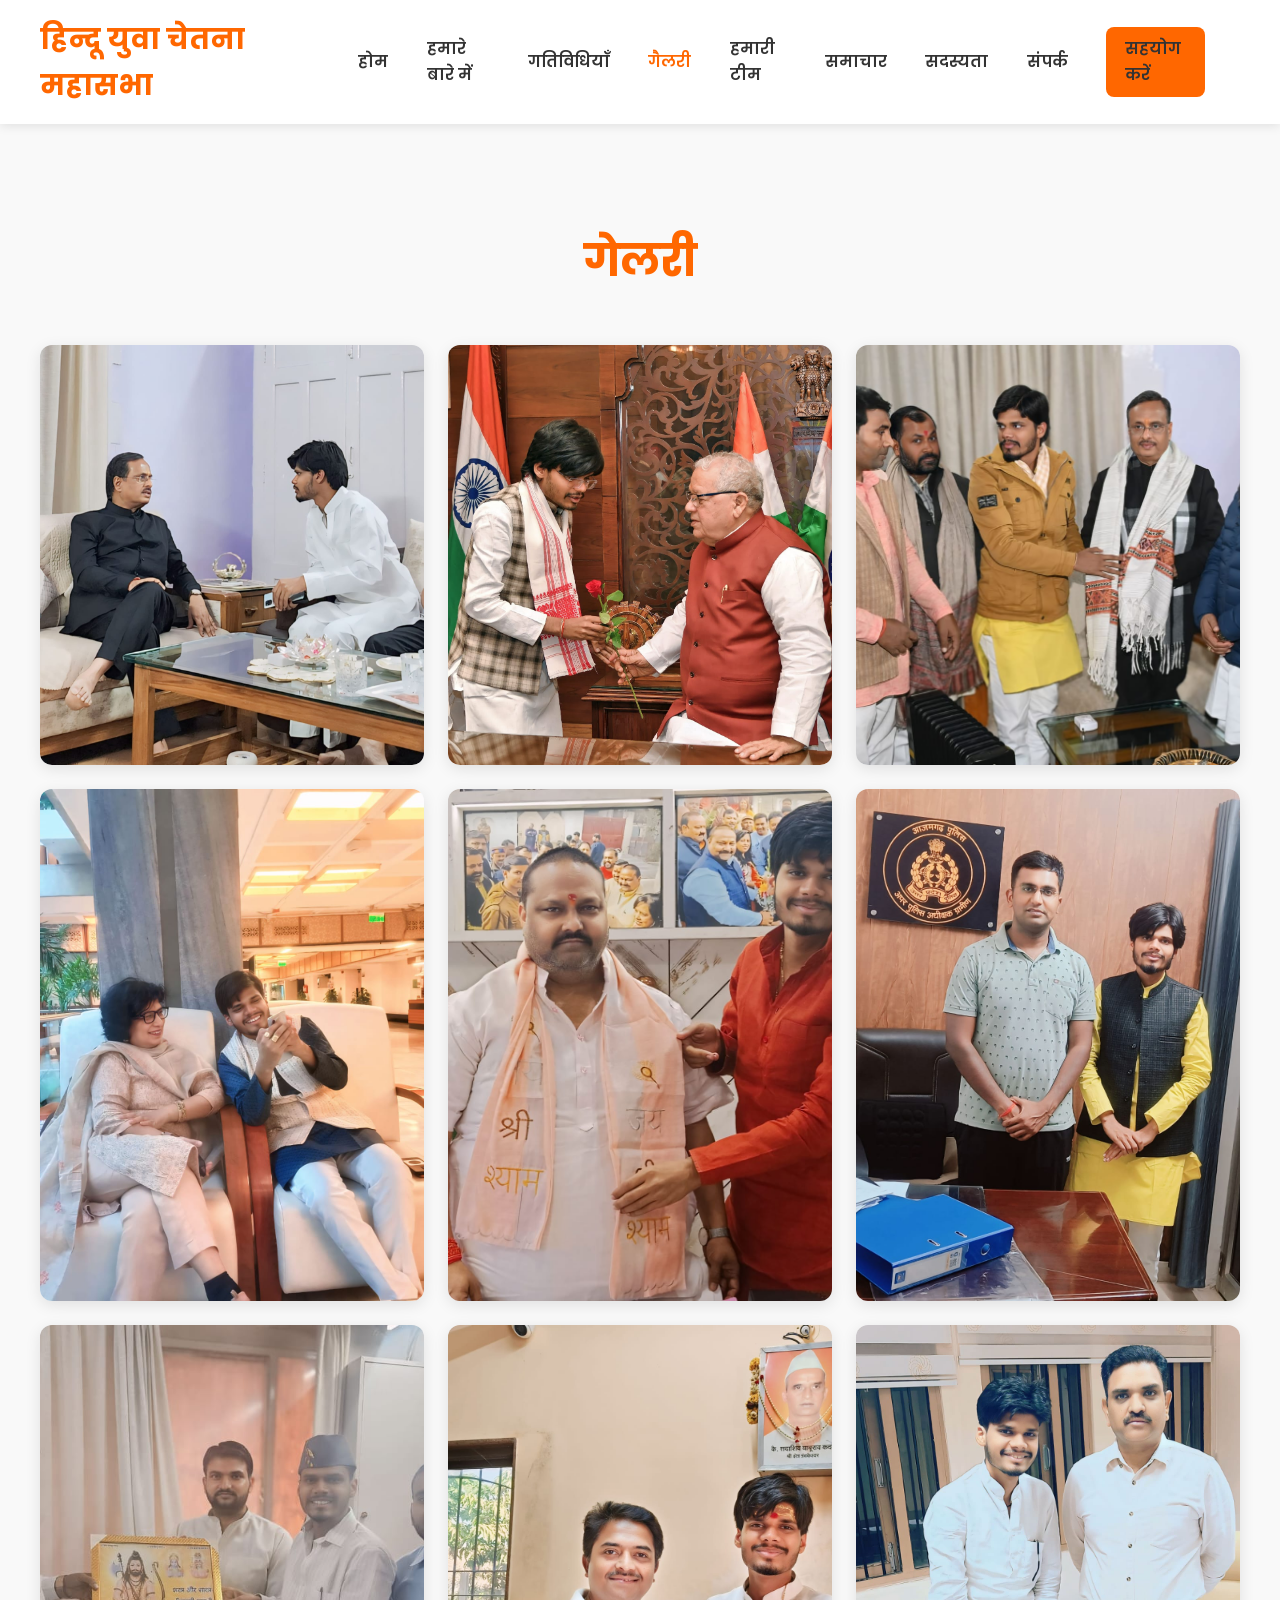
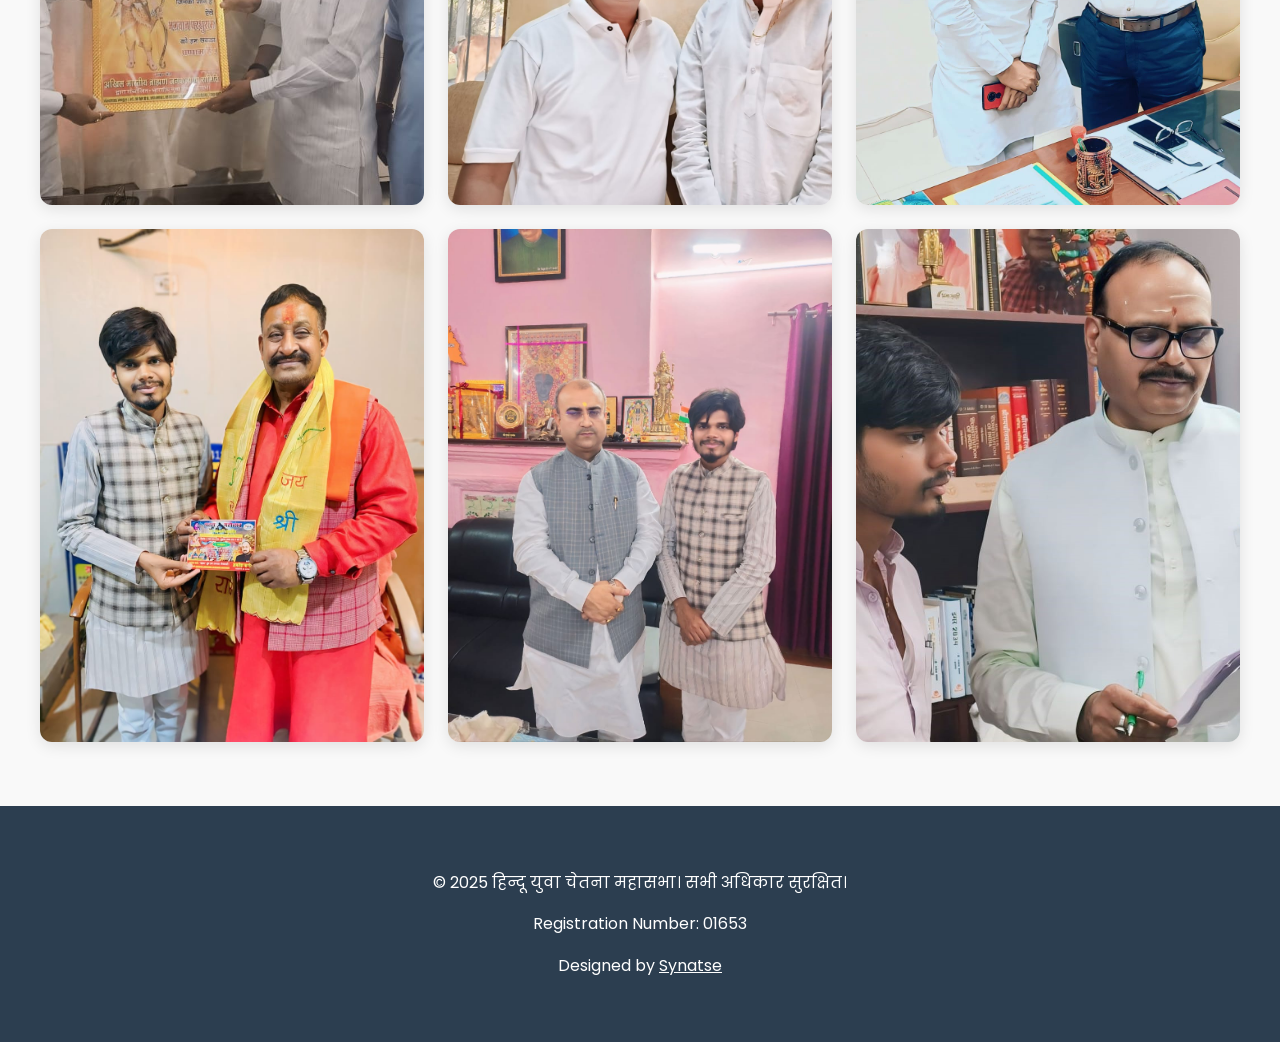
<file: gallery.html>
<!DOCTYPE html>
<html lang="hi">
<head>
  <meta charset="UTF-8">
  <meta name="viewport" content="width=device-width, initial-scale=1.0">
  <title>गेलरी - हिन्दू युवा चेतना महासभा | Gallery - Hindu Yuva Chetna Mahasabha</title>
  <meta name="description" content="हिन्दू युवा चेतना महासभा के कार्यक्रमों और गतिविधियों की तस्वीरें देखें। View photos of programs and activities of Hindu Yuva Chetna Mahasabha.">
  <meta name="keywords" content="गेलरी, तस्वीरें, कार्यक्रम, गतिविधियाँ, हिन्दू, युवा, चेतना, महासभा, Gallery, Photos, Programs, Activities, Hindu, Youth, Chetna, Mahasabha">
  <link rel="alternate" hreflang="hi" href="https://synatse.rf.gd/gallery.html" />
  <link rel="alternate" hreflang="en" href="https://synatse.rf.gd/gallery.html" />

  <!-- Open Graph / Facebook -->
  <meta property="og:type" content="website">
  <meta property="og:url" content="https://synatse.rf.gd/gallery.html">
  <meta property="og:title" content="गेलरी - हिन्दू युवा चेतना महासभा | Gallery - Hindu Yuva Chetna Mahasabha">
  <meta property="og:description" content="हिन्दू युवा चेतना महासभा के कार्यक्रमों और गतिविधियों की तस्वीरें देखें।">
  <meta property="og:image" content="https://synatse.rf.gd/image.png">

  <!-- Twitter -->
  <meta property="twitter:card" content="summary_large_image">
  <meta property="twitter:url" content="https://synatse.rf.gd/gallery.html">
  <meta property="twitter:title" content="गेलरी - हिन्दू युवा चेतना महासभा | Gallery - Hindu Yuva Chetna Mahasabha">
  <meta property="twitter:description" content="हिन्दू युवा चेतना महासभा के कार्यक्रमों और गतिविधियों की तस्वीरें देखें।">
  <meta property="twitter:image" content="https://synatse.rf.gd/image.png">

  <link rel="stylesheet" href="styles.css">
  <link rel="stylesheet" href="https://cdnjs.cloudflare.com/ajax/libs/font-awesome/6.0.0-beta3/css/all.min.css">
</head>
<body>
  <header>
    <nav class="navbar">
      <div class="container">
        <div class="nav-brand">
          <span class="org-name">हिन्दू युवा चेतना महासभा</span>
        </div>
        <div class="nav-menu">
          <a href="index.html">होम</a>
          <a href="about.html">हमारे बारे में</a>
          <a href="activities.html">गतिविधियाँ</a>
          <a href="gallery.html" class="active">गैलरी</a>
          <a href="team.html">हमारी टीम</a>
          <a href="news.html">समाचार</a>
          <a href="membership.html">सदस्यता</a>
          <a href="contact.html">संपर्क</a>
          <a href="donate.html" class="donate-btn">सहयोग करें</a>
        </div>
        <div id="google_translate_element"></div>
        <button class="mobile-menu-btn">☰</button>
      </div>
    </nav>
  </header>

  <main class="page-content">
    <section class="gallery-section">
      <div class="container">
        <div class="page-header" style="text-align: center; margin-bottom: 3rem;">
          <h1 style="font-size: 2.8rem; color: var(--primary-color);">गेलरी</h1>
        </div>
        <div class="gallery-grid">
          <div class="gallery-item fade-in"><img src="photo1.jpg" ></div>
          <div class="gallery-item fade-in"><img src="photo2.jpg" ></div>
          <div class="gallery-item fade-in"><img src="photo3.jpg" ></div>
          <div class="gallery-item fade-in"><img src="photo4.jpg" ></div>
          <div class="gallery-item fade-in"><img src="photo5.jpg" ></div>
          <div class="gallery-item fade-in"><img src="photo6.jpg" alt="संगठन की बैठक | Organization Meeting"></div>
          <div class="gallery-item fade-in"><img src="photo7.jpg" alt="गेलरी छवि 7 | Gallery Image 7"></div>
          <div class="gallery-item fade-in"><img src="photo8.jpg" alt="गेलरी छवि 8 | Gallery Image 8"></div>
          <div class="gallery-item fade-in"><img src="photo9.jpg" alt="गेलरी छवि 9 | Gallery Image 9"></div>
          <div class="gallery-item fade-in"><img src="photo10.jpg" alt="गेलरी छवि 10 | Gallery Image 10"></div>
          <div class="gallery-item fade-in"><img src="photo11.jpg" alt="गेलरी छवि 11 | Gallery Image11"></div>
          <div class="gallery-item fade-in"><img src="news14.jpg" alt="गेलरी छवि 12 | Gallery Image12"></div>
        </div>
      </div>
    </section>
  </main>

   

  <footer>
    <div class="container">
      <p>&copy; 2025 हिन्दू युवा चेतना महासभा। सभी अधिकार सुरक्षित।</p>
      <p>Registration Number: 01653</p>
      <p>Designed by <a href="http://synatse.rf.gd" target="_blank" rel="noopener noreferrer" style="color: var(--light-text-color);">Synatse</a></p>
    </div>
  </footer>

  <script type="text/javascript">
    function googleTranslateElementInit() {
      new google.translate.TranslateElement({pageLanguage: 'hi', includedLanguages: 'en', layout: google.translate.TranslateElement.InlineLayout.SIMPLE}, 'google_translate_element');
    }
  </script>
  <script type="text/javascript" src="//translate.google.com/translate_a/element.js?cb=googleTranslateElementInit"></script>
  <script src="script.js"></script>
</body>
</html>
</file>
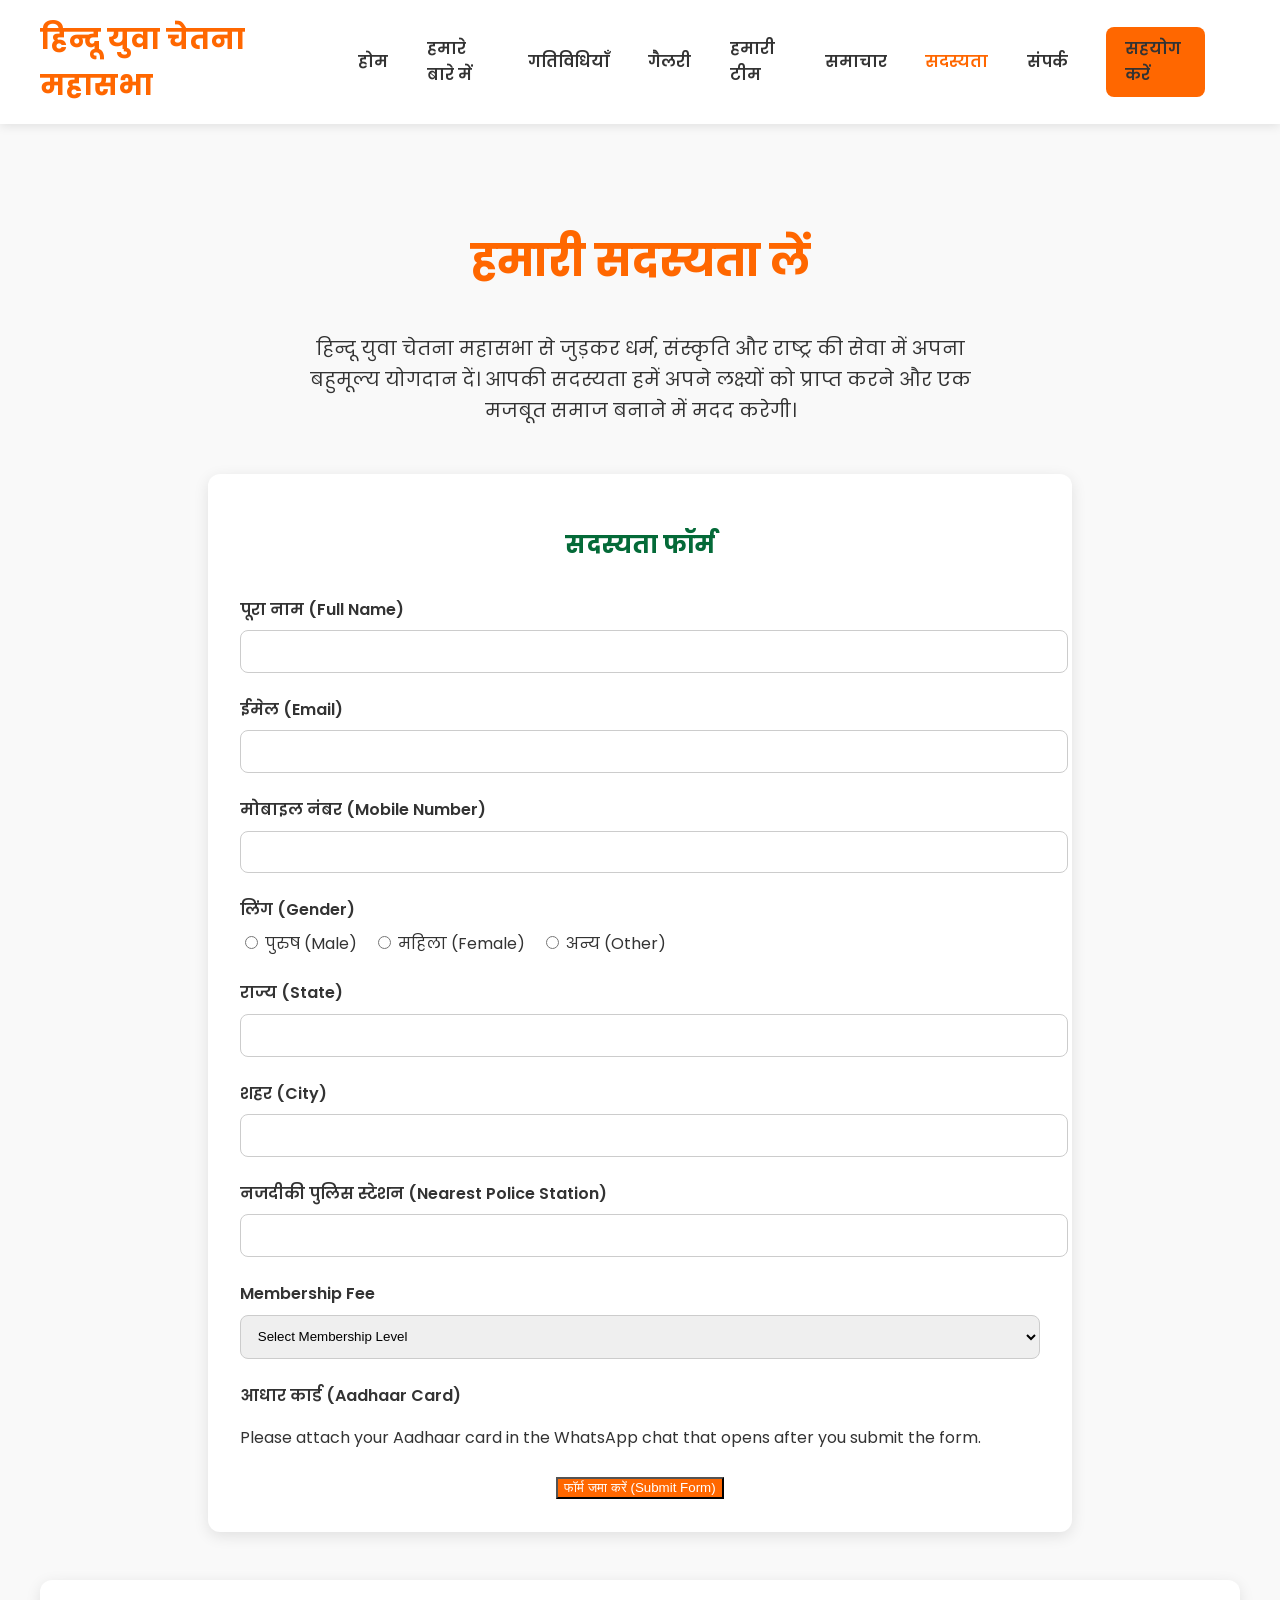
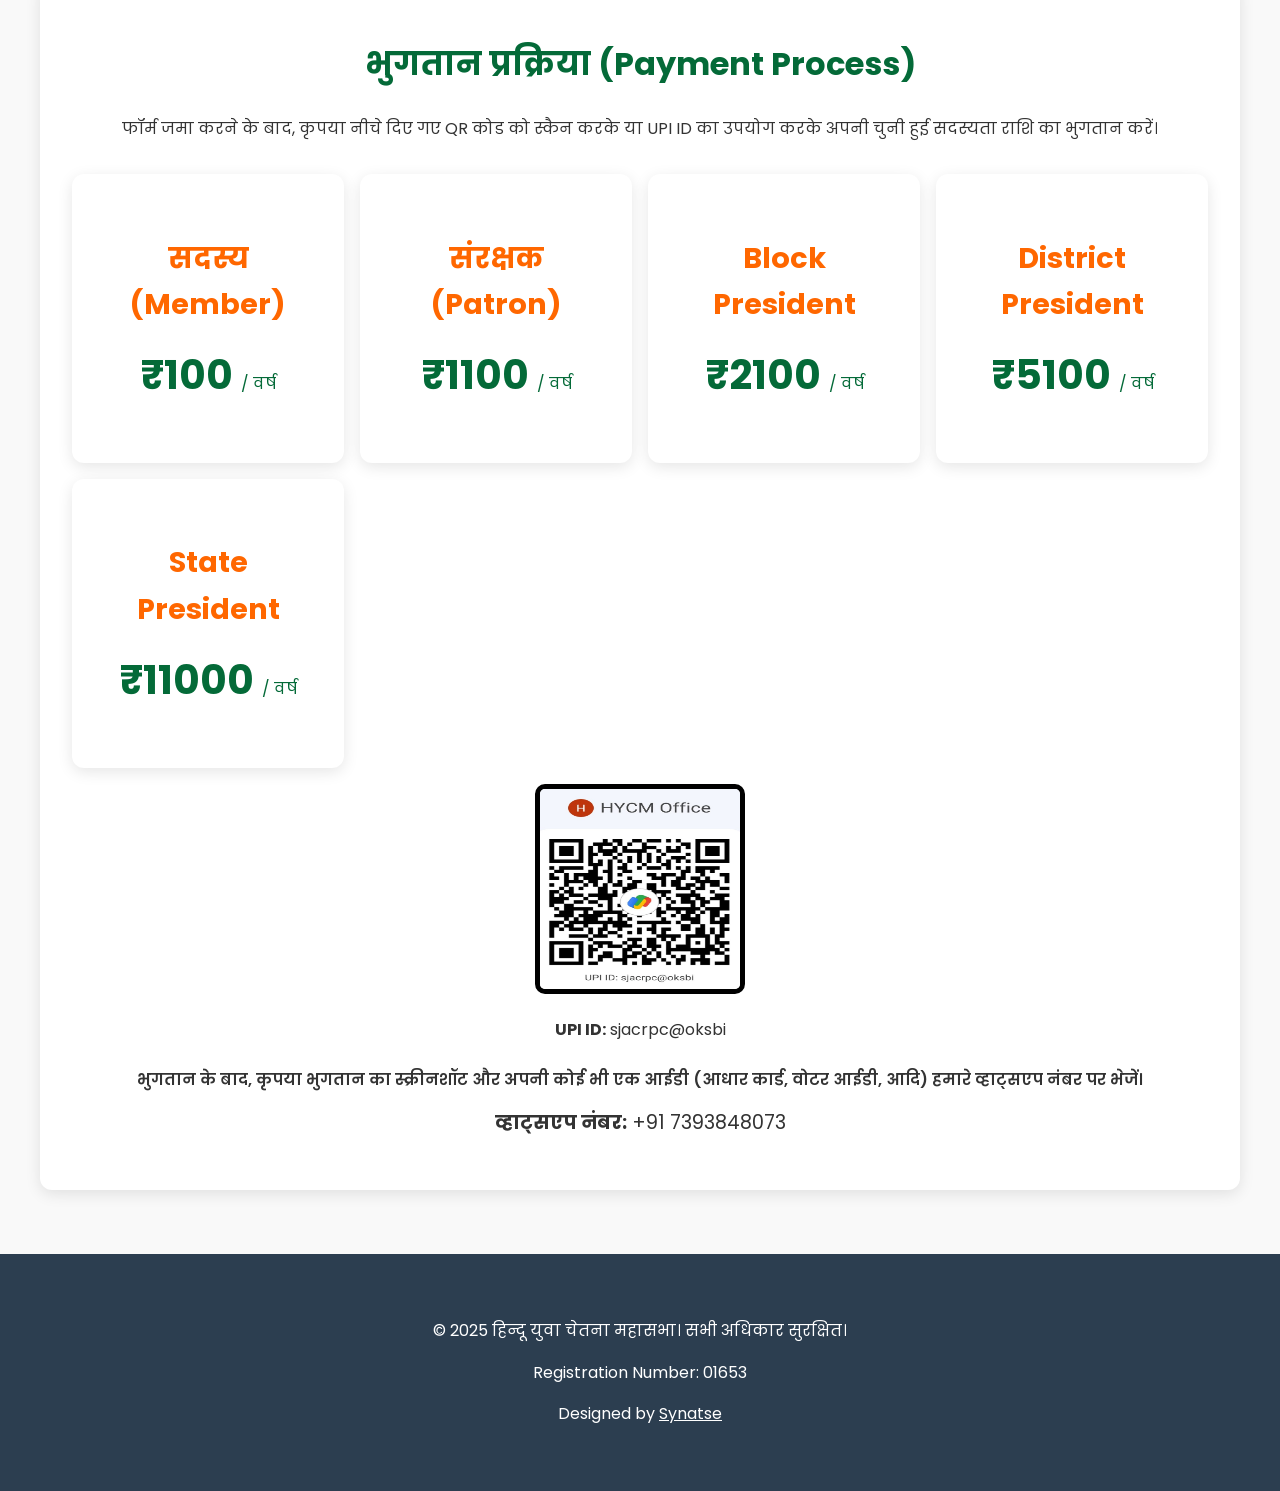
<file: membership.html>
<!DOCTYPE html>
<html lang="hi">

<head>
    <meta charset="UTF-8">
    <meta name="viewport" content="width=device-width, initial-scale=1.0">
    <title>सदस्यता - हिन्दू युवा चेतना महासभा | Membership - Hindu Yuva Chetna Mahasabha</title>
    <meta name="description"
        content="हिन्दू युवा चेतना महासभा की सदस्यता लें और संगठन का एक महत्वपूर्ण हिस्सा बनें। Join the Hindu Yuva Chetna Mahasabha and become an important part of the organization.">
    <meta name="keywords"
        content="सदस्यता, शामिल हों, हिन्दू, युवा, चेतना, महासभा, Membership, Join, Hindu, Youth, Chetna, Mahasabha">
    <link rel="stylesheet" href="styles.css">
    <style>
        .membership-section {
            padding: 4rem 0;
        }

        .membership-options {
            display: grid;
            grid-template-columns: repeat(auto-fit, minmax(300px, 1fr));
            gap: 2rem;
            margin-top: 2rem;
        }

        .membership-card {
            background: #fff;
            padding: 2rem;
            border-radius: var(--border-radius);
            box-shadow: var(--shadow);
            text-align: center;
        }

        .membership-card h3 {
            color: var(--primary-color);
            font-size: 1.8rem;
            margin-bottom: 1rem;
        }

        .membership-card .price {
            font-size: 2.5rem;
            font-weight: 700;
            color: var(--secondary-color);
            margin-bottom: 1.5rem;
        }

        .membership-card .price span {
            font-size: 1rem;
            font-weight: 400;
        }
    </style>
</head>

<body>
    <header>
        <nav class="navbar">
            <div class="container">
                <div class="nav-brand">
                    <span class="org-name">हिन्दू युवा चेतना महासभा</span>
                </div>
                <div class="nav-menu">
                    <a href="index.html">होम</a>
                    <a href="about.html">हमारे बारे में</a>
                    <a href="activities.html">गतिविधियाँ</a>
                    <a href="gallery.html">गैलरी</a>
                    <a href="team.html">हमारी टीम</a>
                    <a href="news.html">समाचार</a>
                    <a href="membership.html" class="active">सदस्यता</a>
                    <a href="contact.html">संपर्क</a>
                    <a href="donate.html" class="donate-btn">सहयोग करें</a>
                </div>
                <div id="google_translate_element"></div>
                <button class="mobile-menu-btn">☰</button>
            </div>
        </nav>
    </header>

    <main class="page-content">
        <section class="membership-section">
            <div class="container">
                <div class="page-header" style="text-align: center; margin-bottom: 3rem;">
                    <h1 style="font-size: 2.8rem; color: var(--primary-color);">हमारी सदस्यता लें</h1>
                    <p style="font-size: 1.2rem; max-width: 700px; margin: 0 auto;">हिन्दू युवा चेतना महासभा से जुड़कर
                        धर्म, संस्कृति और राष्ट्र की सेवा में अपना बहुमूल्य योगदान दें। आपकी सदस्यता हमें अपने लक्ष्यों
                        को प्राप्त करने और एक मजबूत समाज बनाने में मदद करेगी।</p>
                </div>

                <div class="membership-form-container"
                    style="max-width: 800px; margin: 0 auto; background: #fff; padding: 2rem; border-radius: var(--border-radius); box-shadow: var(--shadow);">
                    <h2 style="text-align: center; color: var(--secondary-color); margin-bottom: 2rem;">सदस्यता फॉर्म
                    </h2>
                    <form id="membership-form">
                        <div class="form-group" style="margin-bottom: 1.5rem;">
                            <label for="name" style="display: block; margin-bottom: 0.5rem; font-weight: 600;">पूरा नाम (Full Name)</label>
                            <input type="text" id="name" name="Name" style="width: 100%; padding: 0.8rem; border-radius: 8px; border: 1px solid #ccc;" required>
                        </div>
                        <div class="form-group" style="margin-bottom: 1.5rem;">
                            <label for="email" style="display: block; margin-bottom: 0.5rem; font-weight: 600;">ईमेल (Email)</label>
                            <input type="email" id="email" name="Email" style="width: 100%; padding: 0.8rem; border-radius: 8px; border: 1px solid #ccc;" required>
                        </div>
                        <div class="form-group" style="margin-bottom: 1.5rem;">
                            <label for="mobile" style="display: block; margin-bottom: 0.5rem; font-weight: 600;">मोबाइल नंबर (Mobile Number)</label>
                            <input type="tel" id="mobile" name="Mobile" style="width: 100%; padding: 0.8rem; border-radius: 8px; border: 1px solid #ccc;" required>
                        </div>
                        <div class="form-group" style="margin-bottom: 1.5rem;">
                            <label style="display: block; margin-bottom: 0.5rem; font-weight: 600;">लिंग (Gender)</label>
                            <div style="display: flex; gap: 1rem;">
                                <label><input type="radio" name="Gender" value="Male" required> पुरुष (Male)</label>
                                <label><input type="radio" name="Gender" value="Female"> महिला (Female)</label>
                                <label><input type="radio" name="Gender" value="Other"> अन्य (Other)</label>
                            </div>
                        </div>
                        <div class="form-group" style="margin-bottom: 1.5rem;">
                            <label for="state" style="display: block; margin-bottom: 0.5rem; font-weight: 600;">राज्य (State)</label>
                            <input type="text" id="state" name="State" style="width: 100%; padding: 0.8rem; border-radius: 8px; border: 1px solid #ccc;" required>
                        </div>
                        <div class="form-group" style="margin-bottom: 1.5rem;">
                            <label for="city" style="display: block; margin-bottom: 0.5rem; font-weight: 600;">शहर (City)</label>
                            <input type="text" id="city" name="City" style="width: 100%; padding: 0.8rem; border-radius: 8px; border: 1px solid #ccc;" required>
                        </div>
                        <div class="form-group" style="margin-bottom: 1.5rem;">
                            <label for="police-station" style="display: block; margin-bottom: 0.5rem; font-weight: 600;">नजदीकी पुलिस स्टेशन (Nearest Police Station)</label>
                            <input type="text" id="police-station" name="Police Station" style="width: 100%; padding: 0.8rem; border-radius: 8px; border: 1px solid #ccc;" required>
                        </div>
                        <div class="form-group" style="margin-bottom: 1.5rem;">
                            <label for="membership-fee" style="display: block; margin-bottom: 0.5rem; font-weight: 600;">Membership Fee</label>
                            <select id="membership-fee" name="Membership Fee" style="width: 100%; padding: 0.8rem; border-radius: 8px; border: 1px solid #ccc;" required>
                <option value="">Select Membership Level</option>
                <option value="Member - 100">Member - ₹100 / year</option>
                <option value="Patron - 1100">Patron - ₹1100 / year</option>
                <option value="Block President - 2100">Block President - ₹2100 / year</option>
                <option value="District President - 5100">District President - ₹5100 / year</option>
                <option value="State President - 11000">State President - ₹11000 / year</option>
                
              </select>
                        </div>
                        <div class="form-group" style="margin-bottom: 1.5rem;">
                            <label for="aadhaar" style="display: block; margin-bottom: 0.5rem; font-weight: 600;">आधार कार्ड (Aadhaar Card)</label>
                            <p>Please attach your Aadhaar card in the WhatsApp chat that opens after you submit the
                                form.</p>
                        </div>
                        <div style="text-align: center;">
                            <button type="submit" class="cta-btn" style="background-color: var(--primary-color); color: var(--light-text-color);">फॉर्म जमा करें (Submit Form)</button>
                        </div>
                    </form>
                </div>

                <div class="payment-instructions"
                    style="text-align: center; margin-top: 3rem; background: #fff; padding: 2rem; border-radius: var(--border-radius); box-shadow: var(--shadow);">
                    <h2 style="font-size: 2rem; color: var(--secondary-color);">भुगतान प्रक्रिया (Payment Process)</h2>
                    <p>फॉर्म जमा करने के बाद, कृपया नीचे दिए गए QR कोड को स्कैन करके या UPI ID का उपयोग करके अपनी चुनी
                        हुई सदस्यता राशि का भुगतान करें।</p>
                    <div class="membership-options"
                        style="justify-content: center; display: grid; grid-template-columns: repeat(auto-fit, minmax(250px, 1fr)); gap: 1rem;">
                        <div class="membership-card">
                            <h3>सदस्य (Member)</h3>
                            <div class="price">₹100 <span>/ वर्ष</span></div>
                        </div>
                        <div class="membership-card">
                            <h3>संरक्षक (Patron)</h3>
                            <div class="price">₹1100 <span>/ वर्ष</span></div>
                        </div>
                        <div class="membership-card">
                            <h3>Block President</h3>
                            <div class="price">₹2100 <span>/ वर्ष</span></div>
                        </div>
                        <div class="membership-card">
                            <h3>District President</h3>
                            <div class="price">₹5100 <span>/ वर्ष</span></div>
                        </div>
                        <div class="membership-card">
                            <h3>State President</h3>
                            <div class="price">₹11000 <span>/ वर्ष</span></div>
                        </div>
                        
                    </div>
                    <img src="qrcode.jpg" alt="UPI QR Code" style="width: 200px; height: 200px; border: 5px solid #000; border-radius: 10px; margin-top: 1rem;">
                    <p style="margin-top: 1rem;"><strong>UPI ID:</strong> sjacrpc@oksbi</p>
                    <p style="margin-top: 1.5rem; font-weight: 600;">भुगतान के बाद, कृपया भुगतान का स्क्रीनशॉट और अपनी
                        कोई भी एक आईडी (आधार कार्ड, वोटर आईडी, आदि) हमारे व्हाट्सएप नंबर पर भेजें।</p>
                    <p style="font-size: 1.2rem; margin-top: 1rem;"><strong>व्हाट्सएप नंबर:</strong> +91 7393848073</p>
                </div>
            </div>
        </section>
    </main>

    <footer>
        <div class="container">
            <p>&copy; 2025 हिन्दू युवा चेतना महासभा। सभी अधिकार सुरक्षित।</p>
            <p>Registration Number: 01653</p>
            <p>Designed by <a href="http://synatse.rf.gd" target="_blank" rel="noopener noreferrer"
                    style="color: var(--light-text-color);">Synatse</a></p>
        </div>
    </footer>

    <script>
        document.getElementById('membership-form').addEventListener('submit', function(event) {
      event.preventDefault();

      const name = document.getElementById('name').value;
      const email = document.getElementById('email').value;
      const mobile = document.getElementById('mobile').value;
      const gender = document.querySelector('input[name="Gender"]:checked').value;
      const state = document.getElementById('state').value;
      const city = document.getElementById('city').value;
      const policeStation = document.getElementById('police-station').value;
      const membershipFee = document.getElementById('membership-fee').value;

      const message = `New Membership Application:

Name: ${name}
Email: ${email}
Mobile: ${mobile}
Gender: ${gender}
State: ${state}
City: ${city}
Nearest Police Station: ${policeStation}
Membership Fee: ${membershipFee}`;

      const whatsappUrl = `https://wa.me/917393848073?text=${encodeURIComponent(message)}`;

      window.open(whatsappUrl, '_blank');
    });
    </script>

    <script type="text/javascript">
        function googleTranslateElementInit() {
      new google.translate.TranslateElement({pageLanguage: 'hi', includedLanguages: 'en', layout: google.translate.TranslateElement.InlineLayout.SIMPLE}, 'google_translate_element');
    }
    </script>
    <script type="text/javascript" src="//translate.google.com/translate_a/element.js?cb=googleTranslateElementInit">
    </script>
    <script src="script.js"></script>
</body>

</html>
</file>
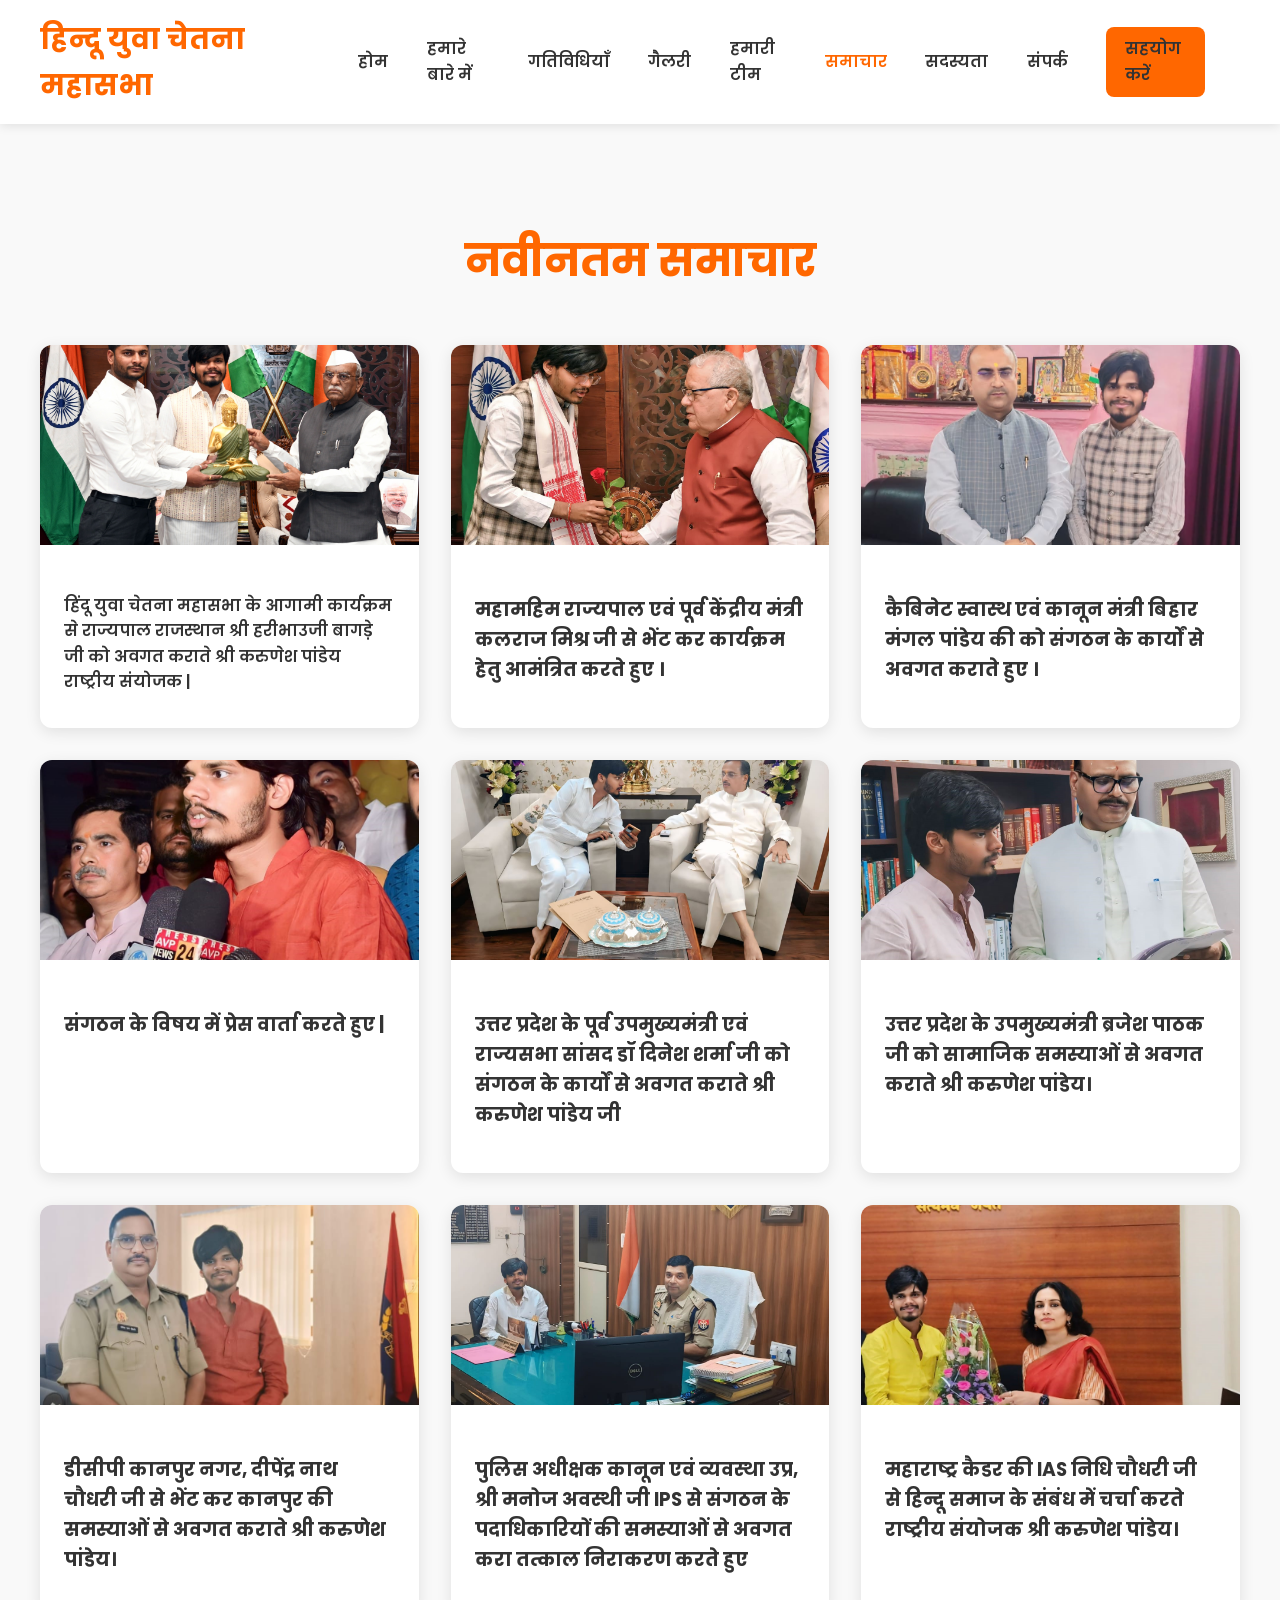
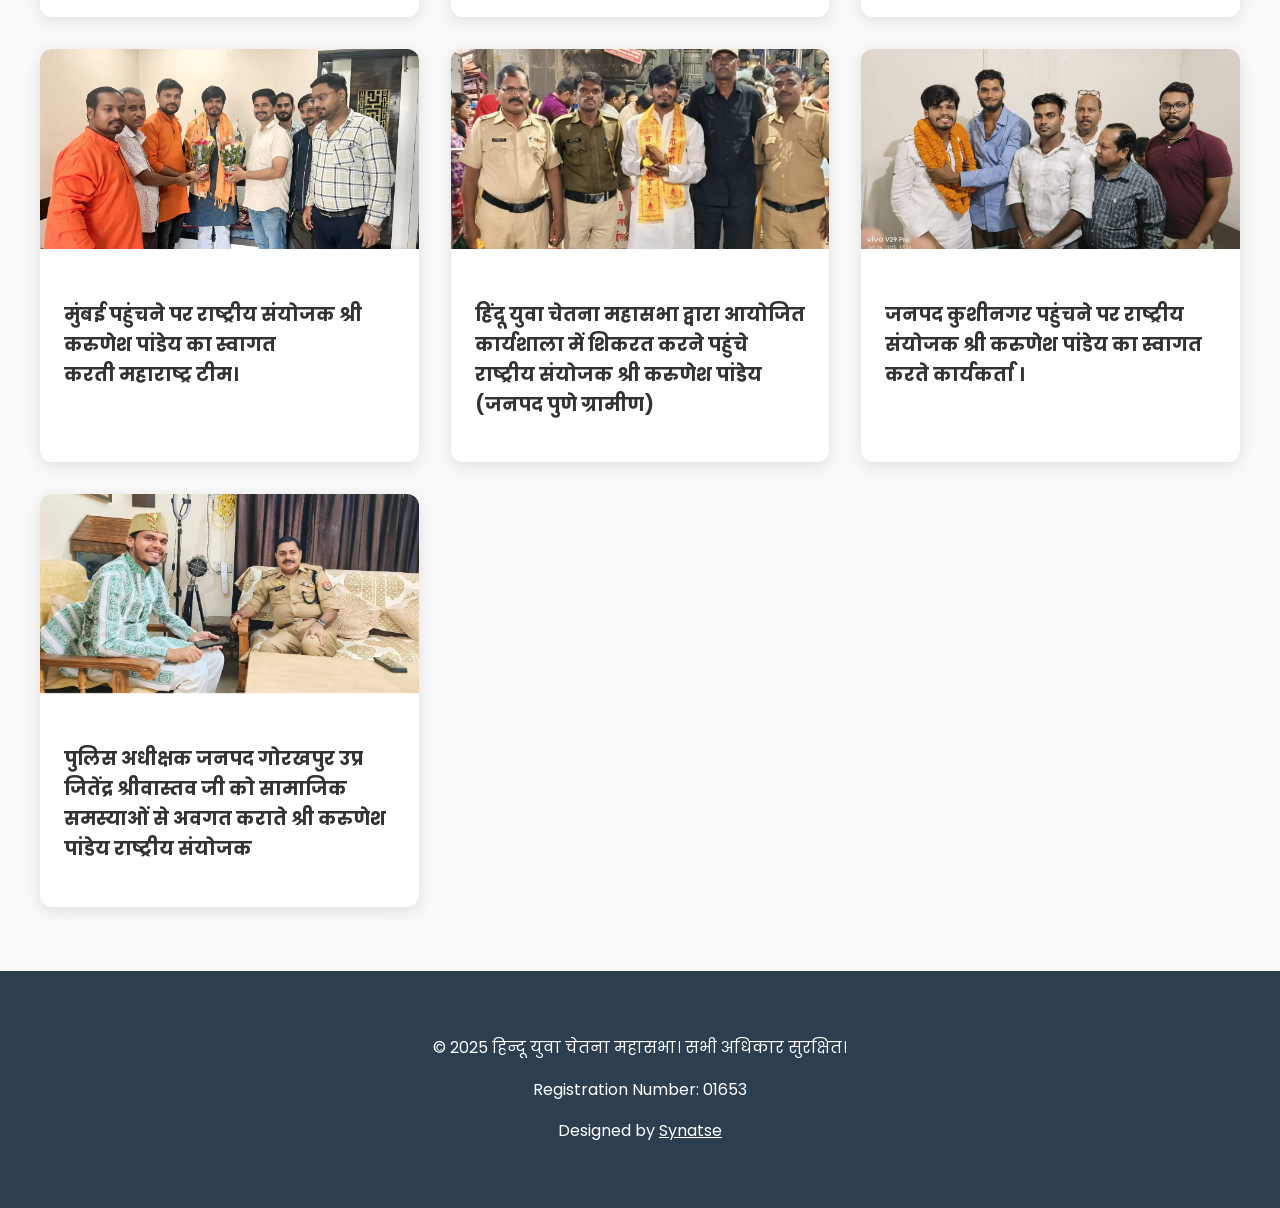
<file: news.html>
<!DOCTYPE html>
<html lang="hi">
<head>
  <meta charset="UTF-8">
  <meta name="viewport" content="width=device-width, initial-scale=1.0">
  <title>समाचार - हिन्दू युवा चेतना महासभा | News - Hindu Yuva Chetna Mahasabha</title>
  <meta name="description" content="हिन्दू युवा चेतना महासभा के नवीनतम समाचार और अपडेट प्राप्त करें। Get the latest news and updates from Hindu Yuva Chetna Mahasabha.">
  <meta name="keywords" content="समाचार, अपडेट, प्रेस विज्ञप्ति, हिन्दू, युवा, चेतना, महासभा, News, Updates, Press Release, Hindu,HYCM, Youth, Chetna, Mahasabha">
  <link rel="alternate" hreflang="hi" href="https://synatse.rf.gd/news.html" />
  <link rel="alternate" hreflang="en" href="https://synatse.rf.gd/news.html" />

  <!-- Open Graph / Facebook -->
  <meta property="og:type" content="website">
  <meta property="og:url" content="https://synatse.rf.gd/news.html">
  <meta property="og:title" content="समाचार - हिन्दू युवा चेतना महासभा | News - Hindu Yuva Chetna Mahasabha">
  <meta property="og:description" content="हिन्दू युवा चेतना महासभा के नवीनतम समाचार और अपडेट प्राप्त करें।">
  <meta property="og:image" content="https://synatse.rf.gd/image.png">

  <!-- Twitter -->
  <meta property="twitter:card" content="summary_large_image">
  <meta property="twitter:url" content="https://synatse.rf.gd/news.html">
  <meta property="twitter:title" content="समाचार - हिन्दू युवा चेतना महासभा | News - Hindu Yuva Chetna Mahasabha">
  <meta property="twitter:description" content="हिन्दू युवा चेतना महासभा के नवीनतम समाचार और अपडेट प्राप्त करें।">
  <meta property="twitter:image" content="https://synatse.rf.gd/image.png">

  <link rel="stylesheet" href="styles.css">
  <link rel="stylesheet" href="https://cdnjs.cloudflare.com/ajax/libs/font-awesome/6.0.0-beta3/css/all.min.css">
</head>
<body>
  <header>
    <nav class="navbar">
      <div class="container">
        <div class="nav-brand">
          <span class="org-name">हिन्दू युवा चेतना महासभा</span>
        </div>
        <div class="nav-menu">
          <a href="index.html">होम</a>
          <a href="about.html">हमारे बारे में</a>
          <a href="activities.html">गतिविधियाँ</a>
          <a href="gallery.html">गैलरी</a>
          <a href="team.html">हमारी टीम</a>
          <a href="news.html" class="active">समाचार</a>
          <a href="membership.html">सदस्यता</a>
          <a href="contact.html">संपर्क</a>
          <a href="donate.html" class="donate-btn">सहयोग करें</a>
        </div>
        <div id="google_translate_element"></div>
        <button class="mobile-menu-btn">☰</button>
      </div>
    </nav>
  </header>

  <main class="page-content">
    <section class="news-section" style="padding: 4rem 0;">
      <div class="container">
        <div class="page-header" style="text-align: center; margin-bottom: 3rem;">
          <h1 style="font-size: 2.8rem; color: var(--primary-color);">नवीनतम समाचार</h1>
        </div>
        <div class="news-grid">
          <div class="news-card fade-in">
            <img src="news1.jpg" ">
            <div class="news-content">
              <p>हिंदू युवा चेतना महासभा के आगामी कार्यक्रम से राज्यपाल राजस्थान श्री हरीभाउजी बागड़े जी को अवगत कराते श्री करुणेश पांडेय राष्ट्रीय संयोजक |</p>
              
            </div>
          </div>
          <div class="news-card fade-in">
            <img src="news2.jpg" ">
            <div class="news-content">
              <h3>महामहिम राज्यपाल एवं पूर्व केंद्रीय मंत्री कलराज मिश्र जी से भेंट कर कार्यक्रम हेतु आमंत्रित करते हुए ।</h3>
              
              
            </div>
          </div>
          <div class="news-card fade-in">
            <img src="news3.jpg" ">
            <div class="news-content">
              <h3>कैबिनेट स्वास्थ एवं कानून मंत्री बिहार मंगल पांडेय की को संगठन के कार्यों से अवगत कराते हुए ।</h3>
              
             
            </div>
          </div>
          <div class="news-card fade-in">
            <img src="news4.jpg" ">
            <div class="news-content">
              <h3>संगठन के विषय में प्रेस वार्ता करते हुए |</h3>
              
            </div>
          </div>
          <div class="news-card fade-in">
            <img src="news5.jpg" ">
            <div class="news-content">
              <h3>उत्तर प्रदेश के पूर्व उपमुख्यमंत्री एवं राज्यसभा सांसद डॉ दिनेश शर्मा जी को संगठन के कार्यों से अवगत कराते श्री
            करुणेश पांडेय जी</h3>
              
              
            </div>
          </div>
          <div class="news-card fade-in">
            <img src="news14.jpg" ">
                    <div class="news-content">
            <h3>उत्तर प्रदेश के उपमुख्यमंत्री ब्रजेश पाठक जी को सामाजिक समस्याओं से अवगत कराते श्री करुणेश पांडेय।</h3>
            
        
         </div>
        </div>
        <div class="news-card fade-in">
            <img src="news7.jpg" ">
                    <div class="news-content">
            <h3>डीसीपी कानपुर नगर, दीपेंद्र नाथ चौधरी जी से भेंट कर कानपुर की समस्याओं से अवगत कराते श्री करुणेश पांडेय।</h3>
            
        
        </div>
        </div>
        <div class="news-card fade-in">
            <img src="news8.jpg" ">
                    <div class="news-content">
            <h3>पुलिस अधीक्षक कानून एवं व्यवस्था उप्र, श्री मनोज अवस्थी जी IPS से संगठन के पदाधिकारियों की समस्याओं से अवगत करा तत्काल
            निराकरण करते हुए</h3>
    
        
        </div>
        </div>
        <div class="news-card fade-in">
            <img src="news9.jpg" ">
                    <div class="news-content">
            <h3>महाराष्ट्र कैडर की IAS निधि चौधरी जी से हिन्दू समाज के संबंध में चर्चा करते राष्ट्रीय संयोजक श्री करुणेश पांडेय।</h3>
            
        
        </div>
        </div>
        <div class="news-card fade-in">
            <img src="news10.jpg" ">
                    <div class="news-content">
            <h3>मुंबई पहुंचने पर राष्ट्रीय संयोजक श्री करुणेश पांडेय का स्वागत करती महाराष्ट्र टीम।</h3>
            
        
        </div>
        </div>
        <div class="news-card fade-in">
            <img src="news11.jpg" ">
                    <div class="news-content">
            <h3>हिंदू युवा चेतना महासभा द्वारा आयोजित कार्यशाला में शिकरत करने पहुंचे राष्ट्रीय संयोजक श्री करुणेश पांडेय
            (जनपद पुणे ग्रामीण)</h3>
           
        
        </div>
        </div>
           <div class="news-card fade-in">
            <img src="news12.jpg" ">
            <div class="news-content">
              <h3>जनपद कुशीनगर पहुंचने पर राष्ट्रीय संयोजक श्री करुणेश पांडेय का स्वागत करते कार्यकर्ता ।</h3>
              
              
            </div>
        </div>
        <div class="news-card fade-in">
            <img src="news6.jpg" ">
            <div class="news-content">
            <h3>पुलिस अधीक्षक जनपद गोरखपुर उप्र जितेंद्र श्रीवास्तव जी को सामाजिक समस्याओं से अवगत कराते श्री करुणेश पांडेय
            राष्ट्रीय संयोजक</h3>
            </div>
        </div>
        </div>
      </div>
    </section>
  </main>

    

  <footer>
    <div class="container">
      <p>&copy; 2025 हिन्दू युवा चेतना महासभा। सभी अधिकार सुरक्षित।</p>
      <p>Registration Number: 01653</p>
      <p>Designed by <a href="http://synatse.rf.gd" target="_blank" rel="noopener noreferrer" style="color: var(--light-text-color);">Synatse</a></p>
    </div>
  </footer>

  <script type="text/javascript">
    function googleTranslateElementInit() {
      new google.translate.TranslateElement({pageLanguage: 'hi', includedLanguages: 'en', layout: google.translate.TranslateElement.InlineLayout.SIMPLE}, 'google_translate_element');
    }
  </script>
  <script type="text/javascript" src="//translate.google.com/translate_a/element.js?cb=googleTranslateElementInit"></script>
  <script src="script.js"></script>
</body>
</html>
</file>
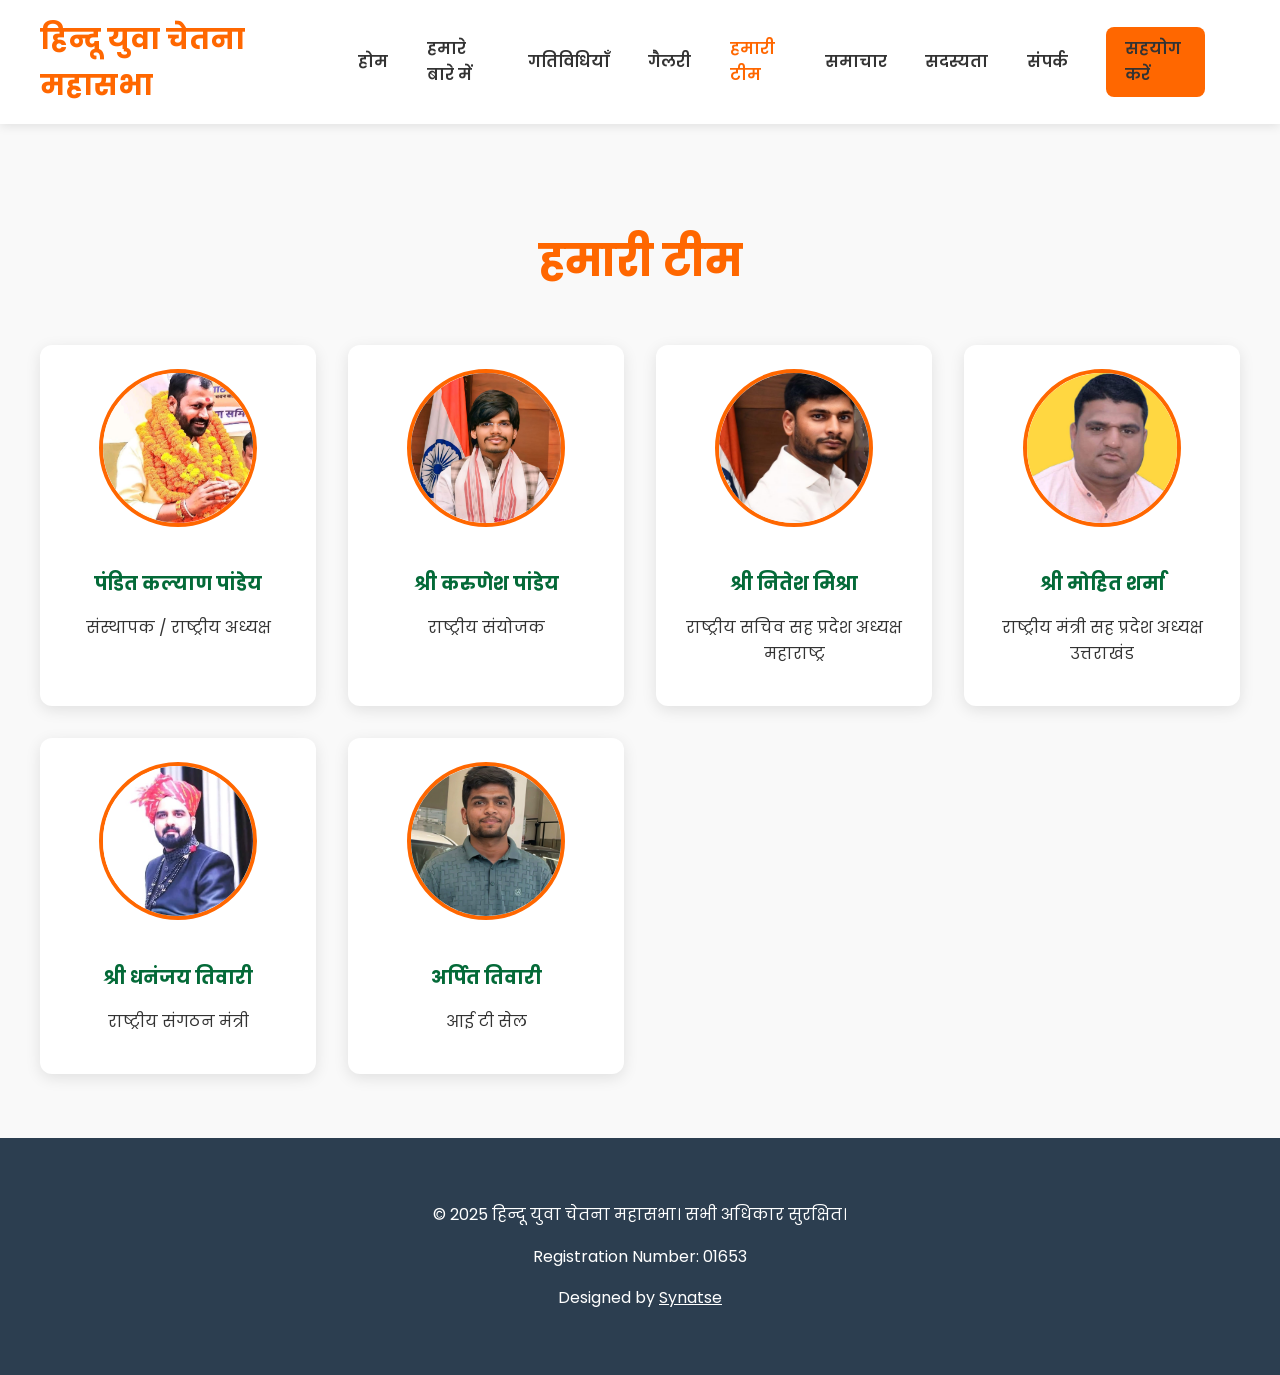
<file: team.html>
<!DOCTYPE html>
<html lang="hi">
<head>
  <meta charset="UTF-8">
  <meta name="viewport" content="width=device-width, initial-scale=1.0">
  <title>हमारी टीम - हिन्दू युवा चेतना महासभा | Our Team - Hindu Yuva Chetna Mahasabha</title>
  <meta name="description" content="हिन्दू युवा चेतना महासभा की समर्पित टीम से मिलें। Meet the dedicated team of Hindu Yuva Chetna Mahasabha.">
  <meta name="keywords" content="टीम, सदस्य, नेतृत्व, हिन्दू, युवा, चेतना, महासभा, Team, Members, Leadership, Hindu, Youth, Chetna, Mahasabha">
  <link rel="alternate" hreflang="hi" href="https://synatse.rf.gd/team.html" />
  <link rel="alternate" hreflang="en" href="https://synatse.rf.gd/team.html" />

  <!-- Open Graph / Facebook -->
  <meta property="og:type" content="website">
  <meta property="og:url" content="https://synatse.rf.gd/team.html">
  <meta property="og:title" content="हमारी टीम - हिन्दू युवा चेतना महासभा | Our Team - Hindu Yuva Chetna Mahasabha">
  <meta property="og:description" content="हिन्दू युवा चेतना महासभा की समर्पित टीम से मिलें।">
  <meta property="og:image" content="https://synatse.rf.gd/leader.jpg">

  <!-- Twitter -->
  <meta property="twitter:card" content="summary_large_image">
  <meta property="twitter:url" content="https://synatse.rf.gd/team.html">
  <meta property="twitter:title" content="हमारी टीम - हिन्दू युवा चेतना महासभा | Our Team - Hindu Yuva Chetna Mahasabha">
  <meta property="twitter:description" content="हिन्दू युवा चेतना महासभा की समर्पित टीम से मिलें।">
  <meta property="twitter:image" content="https://synatse.rf.gd/leader.jpg">

  <link rel="stylesheet" href="styles.css">
  <style>
    .team-section {
        padding: 4rem 0;
    }
    .team-grid {
        display: grid;
        grid-template-columns: repeat(auto-fit, minmax(250px, 1fr));
        gap: 2rem;
        margin-top: 2rem;
    }
    .team-member {
        background: #fff;
        padding: 1.5rem;
        border-radius: var(--border-radius);
        box-shadow: var(--shadow);
        text-align: center;
    }
    .team-member img {
        width: 150px;
        height: 150px;
        border-radius: 50%;
        object-fit: cover;
        margin-bottom: 1rem;
        border: 4px solid var(--primary-color);
    }
    .team-member h3 {
        color: var(--secondary-color);
        margin-bottom: 0.5rem;
    }
  </style>
  <link rel="stylesheet" href="https://cdnjs.cloudflare.com/ajax/libs/font-awesome/6.0.0-beta3/css/all.min.css">
</head>
<body>
  <header>
    <nav class="navbar">
      <div class="container">
        <div class="nav-brand">
          <span class="org-name">हिन्दू युवा चेतना महासभा</span>
        </div>
        <div class="nav-menu">
          <a href="index.html">होम</a>
          <a href="about.html">हमारे बारे में</a>
          <a href="activities.html">गतिविधियाँ</a>
          <a href="gallery.html">गैलरी</a>
          <a href="team.html" class="active">हमारी टीम</a>
          <a href="news.html">समाचार</a>
          <a href="membership.html">सदस्यता</a>
          <a href="contact.html">संपर्क</a>
          <a href="donate.html" class="donate-btn">सहयोग करें</a>
        </div>
        <div id="google_translate_element"></div>
        <button class="mobile-menu-btn">☰</button>
      </div>
    </nav>
  </header>

  <main class="page-content">
    <section class="team-section">
      <div class="container">
        <div class="page-header" style="text-align: center; margin-bottom: 3rem;">
          <h1 style="font-size: 2.8rem; color: var(--primary-color);">हमारी टीम</h1>
        </div>
        <div class="team-grid">
          <div class="team-member">
            <img src="sansthapak.jpg" alt="पंडित  कल्याण पांडेय  , संस्थापक और राष्ट्रीय अध्यक्ष | Pandit Kalyan Pandey, Founder and National President">
            <h3>पंडित  कल्याण पांडेय  </h3>
            <p>संस्थापक / राष्ट्रीय अध्यक्ष</p>
          </div>
          <div class="team-member">
            <img src="sanyojak.jpg" alt="श्री करुणेश पांडेय , राष्ट्रीय संयोजक | Shri Karunesh Pandey , National Coordinator">
            <h3>श्री करुणेश पांडेय</h3>
            <p>राष्ट्रीय संयोजक</p>
          </div>
          <div class="team-member">
            <img src="mahasachiv.jpg" alt="श्री नितेश मिश्रा , महासचिव | Shri Nitesh Mishra, General Secretary">
            <h3>श्री नितेश मिश्रा</h3>
            <p>राष्ट्रीय सचिव सह प्रदेश अध्यक्ष महाराष्ट्र</p>
          </div>
           <div class="team-member">
            <img src="uttrakhandpresident.jpg" alt="श्री मोहित शर्मा , राष्ट्रीय मंत्री सह प्रदेश अध्यक्ष उत्तराखंड | Shree Mohit Sharma , National Minister and State President Uttarakhand">
            <h3>श्री मोहित शर्मा</h3>
            <p>राष्ट्रीय मंत्री सह प्रदेश अध्यक्ष उत्तराखंड</p>
          </div>
          <div class="team-member">
            <img src="dhananjay.jpg" alt="श्री धनंजय तिवारी, राष्ट्रीय संगठन मंत्री | Dhananjay Tiwari, National Organization Minister">
            <h3>श्री धनंजय तिवारी</h3>
            <p>राष्ट्रीय संगठन मंत्री</p>
          </div>
          <div class="team-member">
            <img src="/itcellarpit.jpg" alt="अर्पित तिवारी, आई टी सेल | Arpit Tiwari, IT Cell">
            <h3>अर्पित तिवारी</h3>
            <p>आई टी सेल</p>
          </div>
          
          
        </div>
      </div>
    </section>
  </main>

   

  <footer>
    <div class="container">
      <p>&copy; 2025 हिन्दू युवा चेतना महासभा। सभी अधिकार सुरक्षित।</p>
      <p>Registration Number: 01653</p>
      <p>Designed by <a href="http://synatse.rf.gd" target="_blank" rel="noopener noreferrer" style="color: var(--light-text-color);">Synatse</a></p>
    </div>
  </footer>

  <script type="text/javascript">
    function googleTranslateElementInit() {
      new google.translate.TranslateElement({pageLanguage: 'hi', includedLanguages: 'en', layout: google.translate.TranslateElement.InlineLayout.SIMPLE}, 'google_translate_element');
    }
  </script>
  <script type="text/javascript" src="//translate.google.com/translate_a/element.js?cb=googleTranslateElementInit"></script>
  <script src="script.js"></script>
</body>
</html>
</file>
<file: styles.css>
/* Updated Styles */
@import url('https://fonts.googleapis.com/css2?family=Poppins:wght@400;600;700&display=swap');

:root {
    --primary-color: #FF6700;
    /* Vibrant Saffron */
    --secondary-color: #046A38;
    /* Deep Green */
    --accent-color: #F0F0F0;
    --text-color: #333;
    --light-text-color: #fff;
    --navbar-bg: rgba(255, 255, 255, 0.95);
    --footer-bg: #2c3e50;
    --shadow: 0 4px 15px rgba(0, 0, 0, 0.1);
    --border-radius: 12px;
}

/* General Styles */
body {
    font-family: 'Poppins', sans-serif;
    margin: 0;
    padding: 0;
    background-color: #f9f9f9;
    color: var(--text-color);
    line-height: 1.6;
}

.container {
    max-width: 1200px;
    margin: 0 auto;
    padding: 0 20px;
}

/* Navbar */
.navbar {
    background-color: var(--navbar-bg);
    padding: 1rem 0;
    position: sticky;
    top: 0;
    z-index: 1000;
    box-shadow: 0 2px 10px rgba(0, 0, 0, 0.1);
    backdrop-filter: blur(10px);
}

.navbar .container {
    display: flex;
    justify-content: space-between;
    align-items: center;
}

.nav-brand .org-name {
    font-size: 1.8rem;
    font-weight: 700;
    color: var(--primary-color);
}

.nav-menu {
    display: flex;
    align-items: center;
}

.nav-menu a {
    color: var(--text-color);
    text-decoration: none;
    margin: 0 1.2rem;
    font-weight: 600;
    transition: color 0.3s ease;
}

.nav-menu a:hover,
.nav-menu a.active {
    color: var(--primary-color);
}

.donate-btn {
    background-color: var(--primary-color);
    color: var(--light-text-color);
    padding: 0.6rem 1.2rem;
    border-radius: 8px;
    font-weight: 600;
    transition: background-color 0.3s ease, transform 0.3s ease;
}

.donate-btn:hover {
    background-color: var(--secondary-color);
    transform: translateY(-2px);
}


/* Slider Section */
.slider-container {
    position: relative;
    width: 100%;
    max-width: 100%;
    margin: auto;
    overflow: hidden;
}

.slider {
    display: flex;
    transition: transform 0.5s ease-in-out;
}

.slide {
    min-width: 100%;
    box-sizing: border-box;
}

.slide img {
    width: 100%;
    display: block;
}

.prev-btn,
.next-btn {
    cursor: pointer;
    position: absolute;
    top: 50%;
    transform: translateY(-50%);
    padding: 16px;
    color: white;
    font-weight: bold;
    font-size: 20px;
    transition: 0.6s ease;
    border-radius: 0 3px 3px 0;
    user-select: none;
    background-color: rgba(0, 0, 0, 0.5);
    border: none;
}

.next-btn {
    right: 0;
    border-radius: 3px 0 0 3px;
}

.prev-btn:hover,
.next-btn:hover {
    background-color: rgba(0, 0, 0, 0.8);
}

/* About Preview */
.about-preview {
    padding: 5rem 0;
    background-color: var(--light-text-color);
}

.about-content {
    display: flex;
    align-items: center;
    gap: 3rem;
}

.about-text {
    flex: 1;
}

.about-text h2 {
    font-size: 2.5rem;
    color: var(--primary-color);
    margin-bottom: 1rem;
}

.about-image {
    flex: 1;
    text-align: center;
}

.about-image img {
    max-width: 100%;
    border-radius: var(--border-radius);
    box-shadow: var(--shadow);
}

/* Activities Preview */
.activities-preview {
    padding: 5rem 0;
    background-color: var(--accent-color);
}

.activities-preview h2 {
    text-align: center;
    font-size: 2.5rem;
    color: var(--primary-color);
    margin-bottom: 3rem;
}

.activities-grid {
    display: grid;
    grid-template-columns: repeat(auto-fit, minmax(300px, 1fr));
    gap: 2rem;
}

.activity-card {
    background-color: var(--light-text-color);
    padding: 2.5rem;
    border-radius: var(--border-radius);
    text-align: center;
    box-shadow: var(--shadow);
    transition: transform 0.3s ease, box-shadow 0.3s ease;
}

.activity-card:hover {
    transform: translateY(-10px);
    box-shadow: 0 10px 20px rgba(0, 0, 0, 0.15);
}

.activity-card h3 {
    color: var(--secondary-color);
    font-size: 1.5rem;
    margin-bottom: 1rem;
}

/* News Preview */
.news-preview {
    padding: 5rem 0;
}

.news-preview h2 {
    text-align: center;
    font-size: 2.5rem;
    color: var(--primary-color);
    margin-bottom: 3rem;
}

.news-grid {
    display: grid;
    grid-template-columns: repeat(auto-fit, minmax(350px, 1fr));
    gap: 2rem;
}

.news-card {
    background-color: var(--light-text-color);
    border-radius: var(--border-radius);
    overflow: hidden;
    box-shadow: var(--shadow);
    transition: transform 0.3s ease, box-shadow 0.3s ease;
}

.news-card:hover {
    transform: translateY(-10px);
    box-shadow: 0 10px 20px rgba(0, 0, 0, 0.15);
}

.news-card img {
    width: 100%;
    height: 200px;
    object-fit: cover;
}

.news-content {
    padding: 1.5rem;
}

.news-content p {
    font-weight: 600;
    margin-bottom: 0.5rem;
}

.date {
    color: #777;
    font-size: 0.9rem;
}

/* Footer */
footer {
    background-color: var(--footer-bg);
    color: var(--light-text-color);
    text-align: center;
    padding: 3rem 0;
}

/* Mobile Menu */
.mobile-menu-btn {
    display: none;
    background: none;
    border: none;
    color: var(--primary-color);
    font-size: 2rem;
    cursor: pointer;
}

.mobile-nav-extra {
    display: none;
}

.mobile-membership-btn {
    display: none;
}

/* Responsive Design */
@media (max-width: 992px) {
    .about-content {
        flex-direction: column;
    }
}

@media (max-width: 768px) {
    .navbar .container {
        flex-wrap: wrap;
        justify-content: center;
    }

    .nav-menu {
        display: none;
        flex-direction: column;
        position: absolute;
        top: 80px;
        left: 0;
        width: 100%;
        background-color: var(--navbar-bg);
        padding: 1rem 0;
        order: 3;
        /* Ensure it's the last item */
    }

    .nav-menu.active {
        display: flex;
    }

    .nav-menu a {
        margin: 1rem 0;
        text-align: center;
    }

    .mobile-menu-btn {
        display: block;
        position: absolute;
        top: 7rem;
        right: 1rem;
    }

    .mobile-nav-extra {
        display: flex;
        flex-direction: column;
        align-items: center;
        gap: 10px;
        width: 100%;
        margin-top: 1rem;
        order: 2;
        /* Place it after the brand */
    }

    #google_translate_element {
        margin-left: 0;
    }

    .mobile-membership-btn {
        display: inline-block;
        background-color: var(--secondary-color);
        color: var(--light-text-color);
        padding: 0.6rem 1.2rem;
        border-radius: 8px;
        font-weight: 600;
        text-decoration: none;
    }

    .hero-content h1 {
        font-size: 2.8rem;
    }

    .hero-subtitle {
        font-size: 1.3rem;
    }
}

/* Translator */
#google_translate_element {
    margin-left: 1rem;
}

/* Gallery Page */
.gallery-section {
    padding: 4rem 0;
}

.gallery-grid {
    display: grid;
    grid-template-columns: repeat(auto-fit, minmax(300px, 1fr));
    gap: 1.5rem;
}

.gallery-item {
    overflow: hidden;
    border-radius: var(--border-radius);
    box-shadow: var(--shadow);
    cursor: pointer;
    transition: transform 0.3s ease, box-shadow 0.3s ease;
}

.gallery-item:hover {
    transform: translateY(-5px);
    box-shadow: 0 10px 20px rgba(0, 0, 0, 0.2);
}

.gallery-item img {
    width: 100%;
    height: 100%;
    object-fit: cover;
    display: block;
}

/* Lightbox Modal */
.lightbox-modal {
    display: none;
    position: fixed;
    z-index: 1001;
    padding-top: 60px;
    left: 0;
    top: 0;
    width: 100%;
    height: 100%;
    overflow: auto;
    background-color: rgba(0, 0, 0, 0.9);
}

.lightbox-content {
    margin: auto;
    display: block;
    width: 80%;
    max-width: 700px;
}

.lightbox-modal .close {
    position: absolute;
    top: 15px;
    right: 35px;
    color: #f1f1f1;
    font-size: 40px;
    font-weight: bold;
    transition: 0.3s;
}

.lightbox-modal .close:hover,
.lightbox-modal .close:focus {
    color: #bbb;
    text-decoration: none;
    cursor: pointer;
}
</file>
